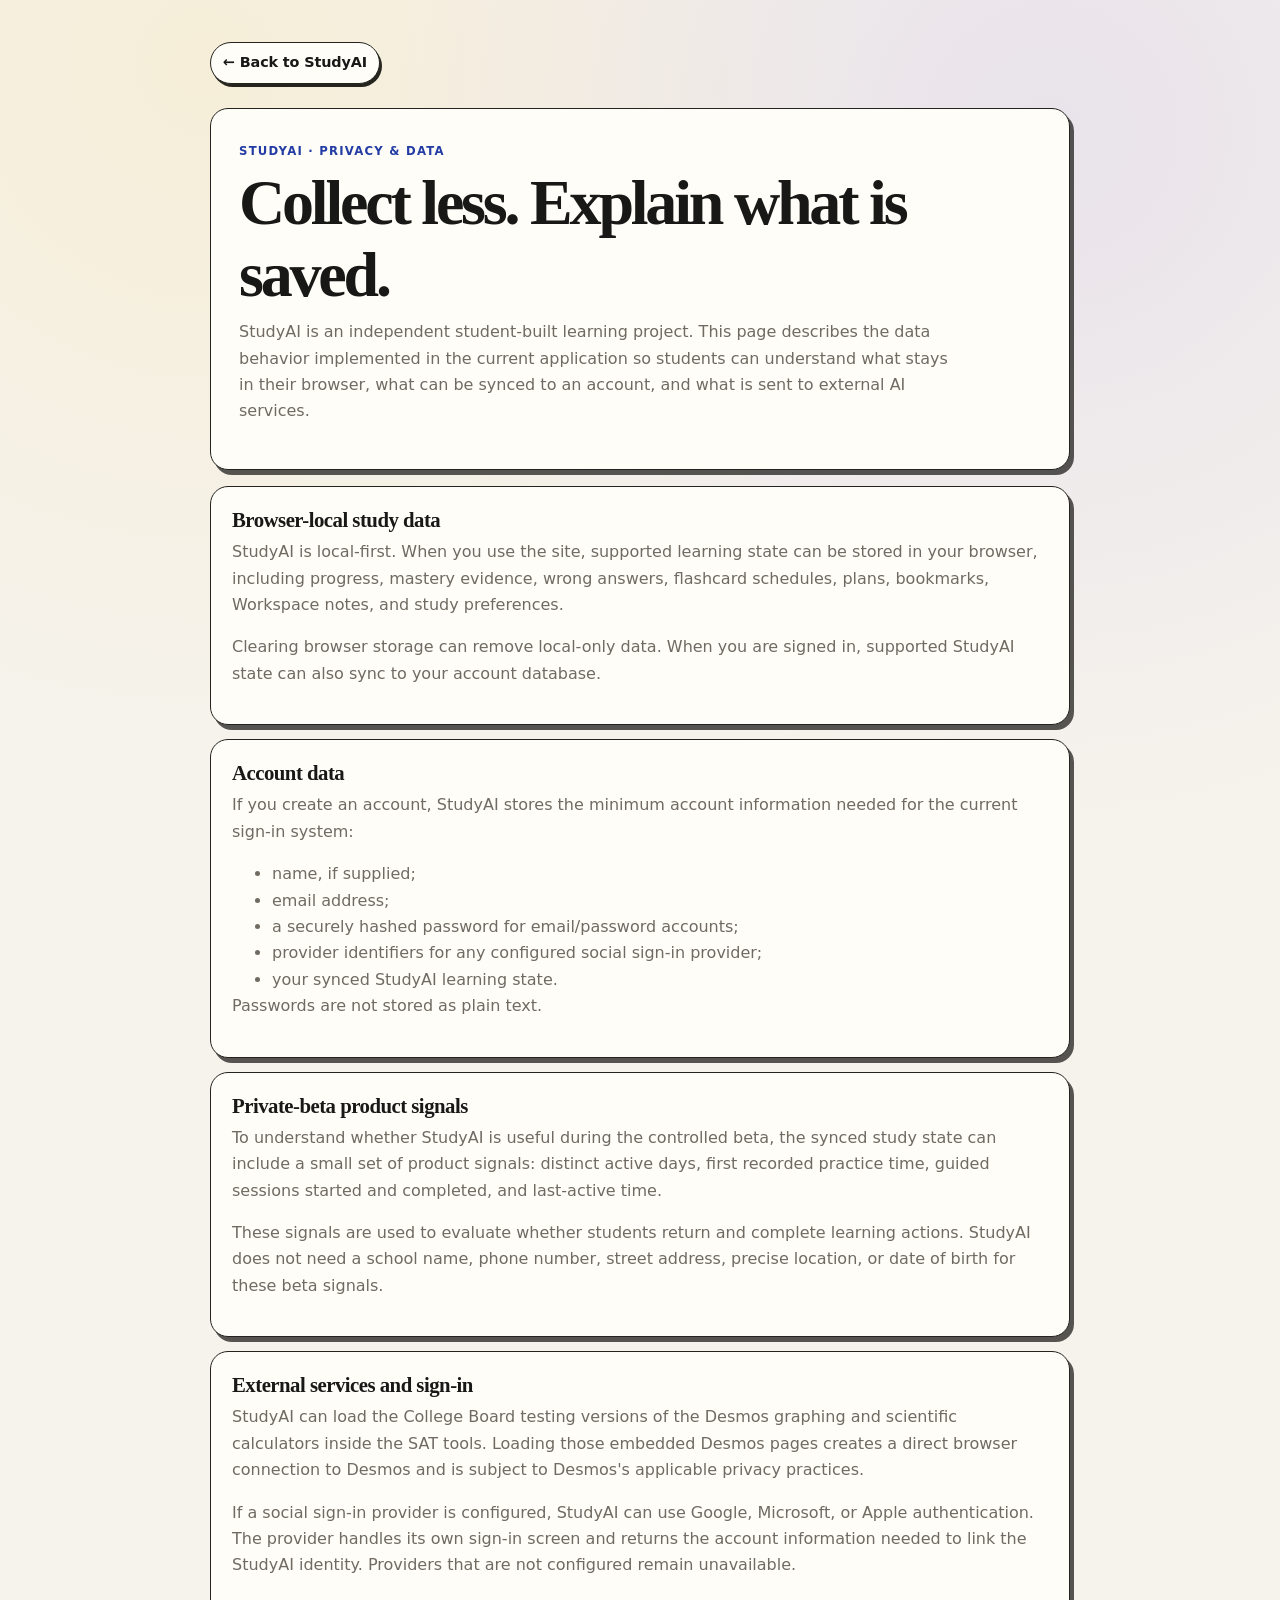
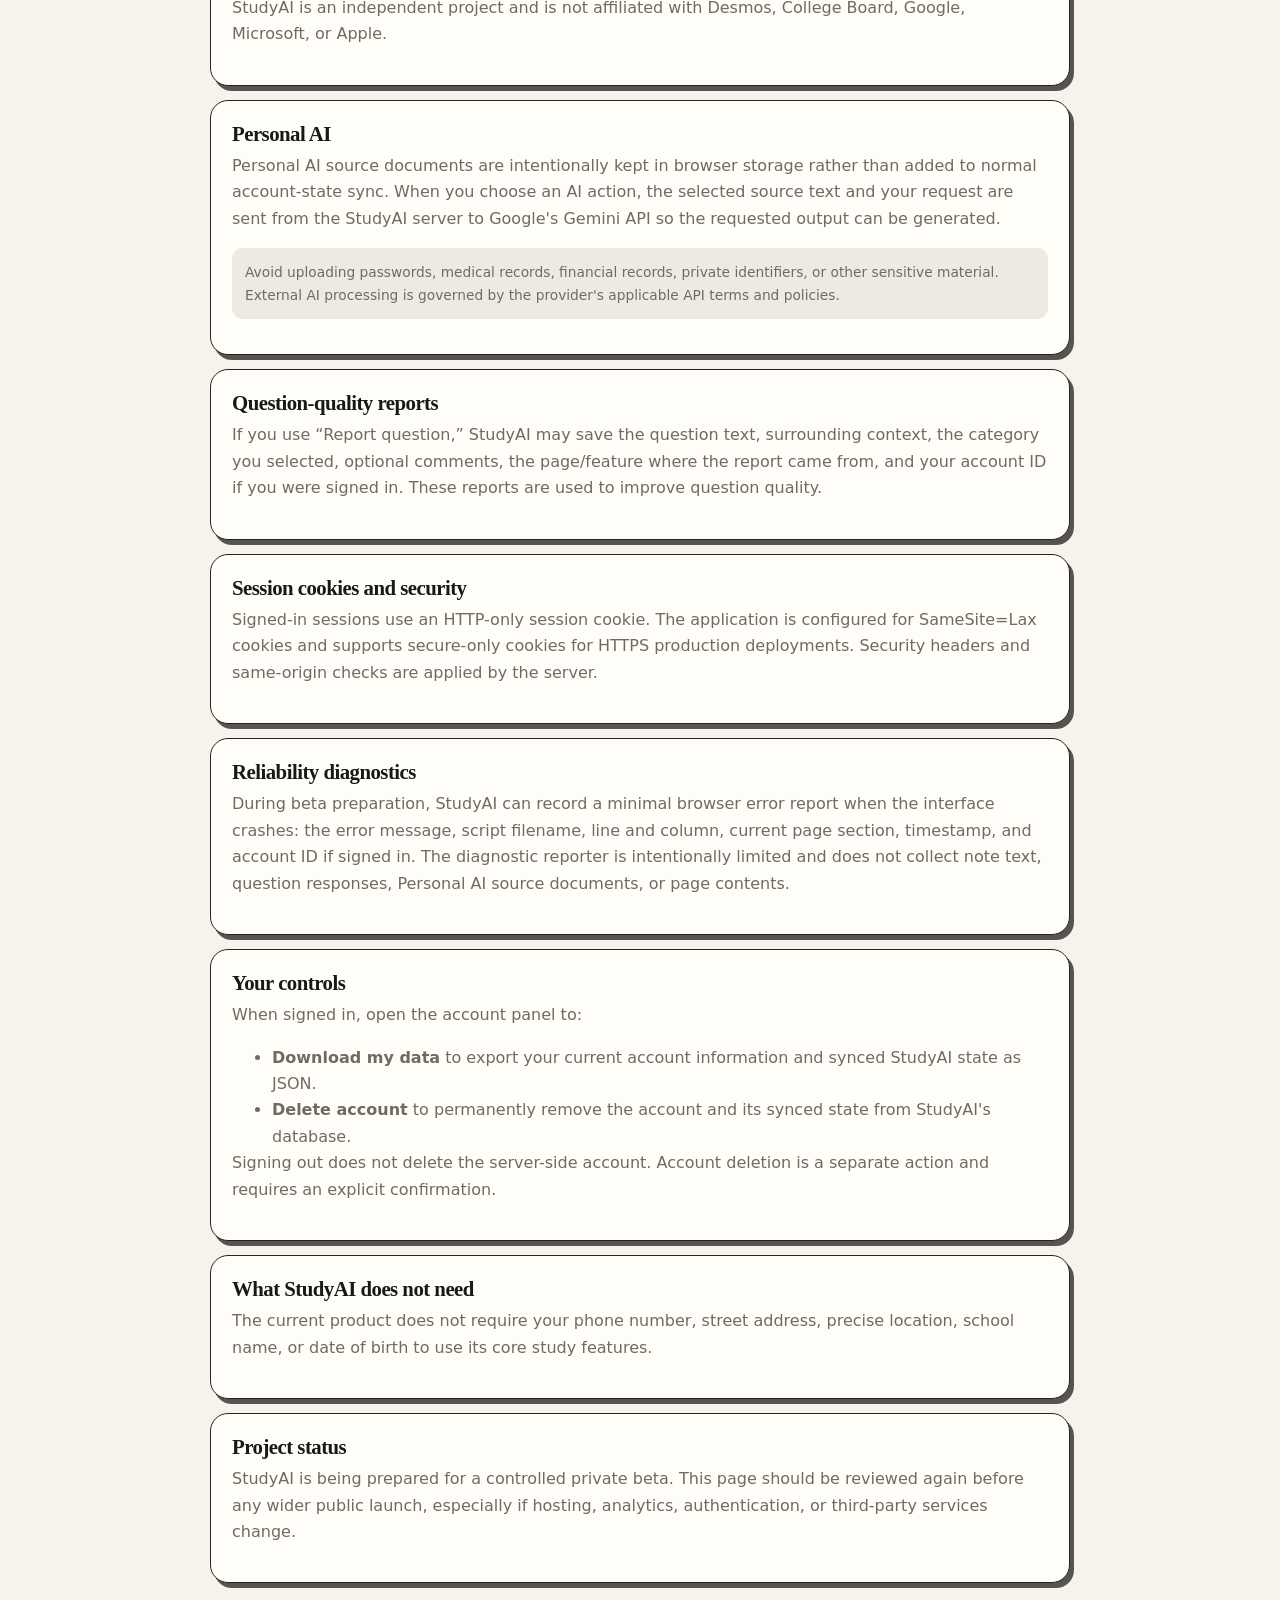
<file: privacy.html>
<!DOCTYPE html>
<html lang="en">
<head>
  <meta charset="UTF-8">
  <meta name="viewport" content="width=device-width,initial-scale=1">
  <title>Privacy & Data · StudyAI</title>
  <script>
    try {
      const savedTheme = JSON.parse(localStorage.getItem('studyai-multicurriculum-v1') || '{}').theme;
      if (savedTheme === 'dark' || savedTheme === 'light') document.documentElement.dataset.theme = savedTheme;
    } catch (_) {}
  </script>
  <link rel="stylesheet" href="style.css">
  <link rel="stylesheet" href="cobalt-theme.css">
  <link rel="stylesheet" href="site-premium.css">
  <style>
    .privacy-page{min-height:100vh;padding:42px 0 80px}
    .privacy-shell{width:min(860px,calc(100% - 32px));margin:auto}
    .privacy-back{display:inline-flex;margin-bottom:24px}
    .privacy-hero,.privacy-card{border:1.5px solid var(--premium-card-border);border-radius:18px;background:var(--surface);box-shadow:4px 5px 0 color-mix(in srgb,var(--ink) 72%,transparent)}
    .privacy-hero{padding:28px;margin-bottom:16px}
    .privacy-hero h1{margin:.25rem 0 .55rem;font-size:clamp(2.3rem,6vw,4rem);letter-spacing:-.05em}
    .privacy-hero p{max-width:720px;color:var(--muted);line-height:1.65}
    .privacy-grid{display:grid;gap:14px}
    .privacy-card{padding:21px}
    .privacy-card h2{margin:0 0 8px;font-size:1.3rem}
    .privacy-card p,.privacy-card li{color:var(--muted);line-height:1.65}
    .privacy-card ul{margin-bottom:0}
    .privacy-note{padding:13px;border-radius:11px;background:var(--surface-2);font-size:.86rem}
  </style>
</head>
<body>
  <main class="privacy-page">
    <div class="privacy-shell">
      <a class="button secondary compact privacy-back" href="/">← Back to StudyAI</a>
      <header class="privacy-hero">
        <span class="small-label">StudyAI · Privacy & Data</span>
        <h1>Collect less. Explain what is saved.</h1>
        <p>StudyAI is an independent student-built learning project. This page describes the data behavior implemented in the current application so students can understand what stays in their browser, what can be synced to an account, and what is sent to external AI services.</p>
      </header>
      <div class="privacy-grid">
        <section class="privacy-card">
          <h2>Browser-local study data</h2>
          <p>StudyAI is local-first. When you use the site, supported learning state can be stored in your browser, including progress, mastery evidence, wrong answers, flashcard schedules, plans, bookmarks, Workspace notes, and study preferences.</p>
          <p>Clearing browser storage can remove local-only data. When you are signed in, supported StudyAI state can also sync to your account database.</p>
        </section>
        <section class="privacy-card">
          <h2>Account data</h2>
          <p>If you create an account, StudyAI stores the minimum account information needed for the current sign-in system:</p>
          <ul>
            <li>name, if supplied;</li>
            <li>email address;</li>
            <li>a securely hashed password for email/password accounts;</li>
            <li>provider identifiers for any configured social sign-in provider;</li>
            <li>your synced StudyAI learning state.</li>
          </ul>
          <p>Passwords are not stored as plain text.</p>
        </section>
        <section class="privacy-card">
          <h2>Private-beta product signals</h2>
          <p>To understand whether StudyAI is useful during the controlled beta, the synced study state can include a small set of product signals: distinct active days, first recorded practice time, guided sessions started and completed, and last-active time.</p>
          <p>These signals are used to evaluate whether students return and complete learning actions. StudyAI does not need a school name, phone number, street address, precise location, or date of birth for these beta signals.</p>
        </section>
        <section class="privacy-card">
          <h2>External services and sign-in</h2>
          <p>StudyAI can load the College Board testing versions of the Desmos graphing and scientific calculators inside the SAT tools. Loading those embedded Desmos pages creates a direct browser connection to Desmos and is subject to Desmos's applicable privacy practices.</p>
          <p>If a social sign-in provider is configured, StudyAI can use Google, Microsoft, or Apple authentication. The provider handles its own sign-in screen and returns the account information needed to link the StudyAI identity. Providers that are not configured remain unavailable.</p>
          <p>StudyAI is an independent project and is not affiliated with Desmos, College Board, Google, Microsoft, or Apple.</p>
        </section>
        <section class="privacy-card">
          <h2>Personal AI</h2>
          <p>Personal AI source documents are intentionally kept in browser storage rather than added to normal account-state sync. When you choose an AI action, the selected source text and your request are sent from the StudyAI server to Google's Gemini API so the requested output can be generated.</p>
          <p class="privacy-note">Avoid uploading passwords, medical records, financial records, private identifiers, or other sensitive material. External AI processing is governed by the provider's applicable API terms and policies.</p>
        </section>
        <section class="privacy-card">
          <h2>Question-quality reports</h2>
          <p>If you use “Report question,” StudyAI may save the question text, surrounding context, the category you selected, optional comments, the page/feature where the report came from, and your account ID if you were signed in. These reports are used to improve question quality.</p>
        </section>
        <section class="privacy-card">
          <h2>Session cookies and security</h2>
          <p>Signed-in sessions use an HTTP-only session cookie. The application is configured for SameSite=Lax cookies and supports secure-only cookies for HTTPS production deployments. Security headers and same-origin checks are applied by the server.</p>
        </section>
        <section class="privacy-card">
          <h2>Reliability diagnostics</h2>
          <p>During beta preparation, StudyAI can record a minimal browser error report when the interface crashes: the error message, script filename, line and column, current page section, timestamp, and account ID if signed in. The diagnostic reporter is intentionally limited and does not collect note text, question responses, Personal AI source documents, or page contents.</p>
        </section>
        <section class="privacy-card">
          <h2>Your controls</h2>
          <p>When signed in, open the account panel to:</p>
          <ul>
            <li><strong>Download my data</strong> to export your current account information and synced StudyAI state as JSON.</li>
            <li><strong>Delete account</strong> to permanently remove the account and its synced state from StudyAI's database.</li>
          </ul>
          <p>Signing out does not delete the server-side account. Account deletion is a separate action and requires an explicit confirmation.</p>
        </section>
        <section class="privacy-card">
          <h2>What StudyAI does not need</h2>
          <p>The current product does not require your phone number, street address, precise location, school name, or date of birth to use its core study features.</p>
        </section>
        <section class="privacy-card">
          <h2>Project status</h2>
          <p>StudyAI is being prepared for a controlled private beta. This page should be reviewed again before any wider public launch, especially if hosting, analytics, authentication, or third-party services change.</p>
        </section>
      </div>
    </div>
  </main>
</body>
</html>
</file>
<file: style.css>
:root{
  --paper:#f4f1e9;--surface:#fffdf8;--surface-2:#ebe8df;--ink:#18302f;--muted:#687571;
  --line:#d8d6ce;--teal:#1b675f;--teal-dark:#124c47;--blue:#315f83;--blue-soft:#e8eef3;
  --teal-soft:#e4eeeb;--danger:#8b4a46;--warning:#8a6a28;--shadow:0 10px 28px rgba(26,50,48,.07);
  --radius:16px;--radius-sm:10px;--sans:Inter,"Segoe UI",system-ui,-apple-system,BlinkMacSystemFont,Arial,sans-serif;
  --serif:Georgia,"Times New Roman",serif;--max:1180px
}
html[data-theme="dark"]{
  --paper:#10181b;--surface:#172125;--surface-2:#1e2a2e;--ink:#edf3f1;--muted:#a9b7b3;
  --line:#324145;--teal:#75b8ae;--teal-dark:#97d0c8;--blue:#8bb1d0;--blue-soft:#1c2d39;
  --teal-soft:#1b302e;--danger:#d49791;--warning:#d5b66a;--shadow:0 12px 30px rgba(0,0,0,.18)
}
*{box-sizing:border-box}
html{scroll-behavior:smooth}
.skip-link{position:fixed;left:12px;top:12px;z-index:9999;transform:translateY(-160%);padding:9px 12px;border-radius:8px;background:var(--ink);color:var(--surface);font-weight:800;box-shadow:var(--shadow)}
.skip-link:focus{transform:translateY(0)}
a:focus-visible,button:focus-visible,[role="button"]:focus-visible,summary:focus-visible{
  outline:3px solid var(--teal);
  outline-offset:3px;
}
body{margin:0;background:var(--paper);color:var(--ink);font-family:var(--sans);line-height:1.65}
body::selection{background:var(--teal-soft)}
h1,h2,h3,h4{font-family:var(--serif);font-weight:600;letter-spacing:-.025em;line-height:1.12;margin-top:0}
p{margin-top:0}
a{color:inherit;text-decoration:none}
button,input,select,textarea{font:inherit}
button{color:inherit}
.shell{width:min(var(--max),calc(100% - 40px));margin-inline:auto}
.hidden{display:none!important}
.muted{color:var(--muted)}
.small-label,.kicker{font-size:.73rem;text-transform:uppercase;letter-spacing:.12em;font-weight:800;color:var(--teal)}
.kicker{margin-bottom:12px}
.topbar{position:sticky;top:0;z-index:50;background:color-mix(in srgb,var(--paper) 92%,transparent);border-bottom:1px solid var(--line);backdrop-filter:blur(14px)}
.topbar-inner{min-height:70px;display:flex;align-items:center;gap:22px}
.brand{display:inline-flex;align-items:center;gap:10px;font-weight:800;white-space:nowrap}
.brand-mark{width:32px;height:32px;display:grid;place-items:center;background:var(--teal);color:#fff;border-radius:9px;font-family:var(--serif);font-size:1.1rem}
.main-nav{display:flex;align-items:center;gap:2px;margin-left:auto}
.main-nav a{padding:8px 10px;color:var(--muted);font-size:.88rem;font-weight:700;border-radius:8px}
.main-nav a:hover{color:var(--ink);background:var(--surface)}
.main-nav a.active,.main-nav a[aria-current="page"]{color:var(--ink);background:var(--surface-strong);box-shadow:inset 0 0 0 1px var(--line)}
main>section[hidden]{display:none!important}
body[data-app-page] main{min-height:calc(100vh - 72px)}
body[data-app-page] .footer{margin-top:0}
.top-actions{display:flex;gap:8px}
.theme-button,.quiet-button,.text-button{border:1px solid var(--line);background:var(--surface);border-radius:9px;padding:8px 11px;cursor:pointer;font-weight:700}
.theme-button{display:flex;align-items:center;gap:7px}
.quiet-button:hover,.theme-button:hover{border-color:var(--teal)}
.text-button{border:none;background:none;color:var(--teal);padding:0}
.mobile-nav-btn{display:none;border:1px solid var(--line);background:var(--surface);border-radius:8px;padding:8px 10px}
.hero{padding:84px 0 64px;border-bottom:1px solid var(--line)}
.hero-grid{display:grid;grid-template-columns:1.35fr .65fr;gap:70px;align-items:center}
.hero h1{font-size:clamp(3rem,6vw,5.7rem);max-width:13ch;margin-bottom:22px}
.hero-deck{font-size:1.14rem;max-width:62ch;color:var(--muted);margin-bottom:28px}
.button-row{display:flex;flex-wrap:wrap;gap:10px}
.button{border:1px solid transparent;border-radius:10px;padding:11px 16px;display:inline-flex;align-items:center;justify-content:center;gap:8px;cursor:pointer;font-weight:800}
.button.primary{background:var(--teal);color:#fff}
.button.primary:hover{background:var(--teal-dark)}
.button.secondary{background:var(--surface);border-color:var(--line);color:var(--ink)}
.button.secondary:hover{border-color:var(--teal)}
.button.ghost{background:transparent;border-color:var(--line)}
.button.compact{padding:8px 12px;font-size:.9rem}
.button.full{width:100%}
.trust-row{display:flex;gap:18px;margin-top:24px;color:var(--muted);font-size:.86rem}
.trust-row span::before{content:"✓";color:var(--teal);font-weight:900;margin-right:6px}
.hero-summary{background:var(--surface);border:1px solid var(--line);border-radius:18px;padding:26px;box-shadow:var(--shadow)}
.summary-head{display:flex;align-items:end;justify-content:space-between;margin-bottom:12px}
.summary-head strong{font-family:var(--serif);font-size:2.2rem}
.rule-progress{height:5px;border-radius:999px;background:var(--surface-2);overflow:hidden}
.rule-progress span{display:block;height:100%;width:0;background:var(--teal)}
.summary-list{margin:24px 0 16px}
.summary-list div{display:flex;justify-content:space-between;padding:10px 0;border-bottom:1px solid var(--line)}
.summary-list dt{color:var(--muted)}
.summary-list dd{margin:0;font-weight:800}
.summary-note{color:var(--muted);font-size:.9rem;margin:0}
.feature-strip{border-bottom:1px solid var(--line);background:var(--surface)}
.feature-strip-grid{display:grid;grid-template-columns:repeat(4,1fr)}
.feature-strip-grid a{padding:26px 24px;border-right:1px solid var(--line)}
.feature-strip-grid a:first-child{border-left:1px solid var(--line)}
.feature-strip-grid span{color:var(--teal);font-size:.75rem;font-weight:800}
.feature-strip-grid strong{display:block;font-family:var(--serif);font-size:1.12rem;margin:7px 0 4px}
.feature-strip-grid p{font-size:.87rem;color:var(--muted);margin:0}
.section{padding:88px 0;border-bottom:1px solid var(--line)}
.section.paper{background:var(--surface)}
.section-head{margin-bottom:34px;max-width:780px}
.section-head.split{max-width:none;display:flex;justify-content:space-between;gap:40px;align-items:end}
.section-head h2{font-size:clamp(2.2rem,4vw,3.7rem);margin-bottom:14px}
.section-head p:not(.kicker){color:var(--muted);max-width:70ch}
.search-box{min-width:min(440px,100%)}
.search-box label{display:block;font-size:.78rem;font-weight:800;margin-bottom:7px}
.search-box>div{display:flex}
.search-box input{flex:1;border:1px solid var(--line);background:var(--surface);color:var(--ink);border-radius:9px 0 0 9px;padding:11px 13px;min-width:0}
.search-box .button{border-radius:0 9px 9px 0}
.search-results{background:var(--surface);border:1px solid var(--line);border-radius:12px;padding:12px;margin-bottom:24px;max-height:360px;overflow:auto}
.search-result{width:100%;border:0;background:transparent;text-align:left;padding:12px;border-bottom:1px solid var(--line);cursor:pointer}
.search-result:last-child{border-bottom:0}
.search-result strong{display:block}
.search-result small{color:var(--muted)}
.curriculum-controls,.sat-filter-row,.setup-grid{display:grid;grid-template-columns:repeat(3,1fr);gap:12px;margin-bottom:14px}
.curriculum-controls label,.sat-filter-row label,.setup-grid label,.planner-form label,.listen-controls label{font-size:.76rem;text-transform:uppercase;letter-spacing:.07em;font-weight:800;color:var(--muted)}
select,input,textarea{width:100%;border:1px solid var(--line);background:var(--surface);color:var(--ink);border-radius:9px;padding:10px 12px;outline:none}
select:focus,input:focus,textarea:focus{border-color:var(--teal);box-shadow:0 0 0 2px color-mix(in srgb,var(--teal) 13%,transparent)}
.curriculum-controls select,.sat-filter-row select,.setup-grid select{display:block;margin-top:5px}
.curriculum-notice,.sat-disclaimer{padding:12px 14px;border:1px solid var(--line);background:var(--teal-soft);color:var(--muted);border-radius:10px;font-size:.88rem;margin-bottom:22px}
.reader-layout{display:grid;grid-template-columns:270px minmax(0,1fr);gap:22px;align-items:start}
.chapter-rail{position:sticky;top:92px;max-height:calc(100vh - 112px);overflow:auto;border:1px solid var(--line);background:var(--surface);border-radius:12px}
.rail-head{display:flex;justify-content:space-between;align-items:center;padding:14px;border-bottom:1px solid var(--line)}
.rail-head strong{display:block;font-family:var(--serif);font-size:1.4rem}
.chapter-list{padding:7px}
.chapter-item{display:block;width:100%;border:0;background:transparent;color:var(--muted);text-align:left;padding:10px 10px;border-radius:8px;cursor:pointer;font-size:.91rem}
.chapter-item:hover{background:var(--surface-2);color:var(--ink)}
.chapter-item.active{background:var(--teal-soft);color:var(--teal-dark);font-weight:800}
.reader{min-width:0}
.reader-empty,.reader-view{background:var(--surface);border:1px solid var(--line);border-radius:14px;padding:clamp(28px,5vw,58px)}
.reader-empty{min-height:420px;display:grid;align-content:center;text-align:center}
.reader-empty .folio{color:var(--teal);font-family:var(--serif)}
.reader-empty h3{font-size:2rem;margin:12px 0}
.reader-empty p{color:var(--muted)}
.article-head{display:grid;grid-template-columns:1fr auto;gap:28px;padding-bottom:28px;border-bottom:1px solid var(--line)}
.article-head h2{font-size:clamp(2.4rem,5vw,4.7rem);margin-bottom:18px}
.article-intro{font-size:1.05rem;color:var(--muted);max-width:74ch}
.article-actions{display:flex;gap:7px;align-items:start;flex-wrap:wrap;justify-content:flex-end}
.article-tabs{display:flex;gap:2px;border-bottom:1px solid var(--line);margin:0 -4px 30px;padding-top:18px;overflow:auto}
.article-tabs button{border:0;background:transparent;padding:11px 12px;cursor:pointer;color:var(--muted);font-weight:800;white-space:nowrap;border-bottom:2px solid transparent}
.article-tabs button.active{color:var(--teal);border-color:var(--teal)}
.note-prose{max-width:800px}
.note-section{padding:28px 0;border-bottom:1px solid var(--line)}
.note-section:last-child{border-bottom:0}
.note-section h3{font-size:1.75rem;margin-bottom:14px}
.note-section h4{font-size:1.25rem;margin:22px 0 9px}
.note-section p,.note-section li{color:color-mix(in srgb,var(--ink) 82%,var(--muted));}
.note-section ul,.note-section ol{padding-left:22px}
.note-section li{margin-bottom:8px}
.concept-grid{display:grid;grid-template-columns:repeat(2,1fr);gap:12px;margin-top:16px}
.concept-card{border:1px solid var(--line);border-radius:10px;padding:16px;background:color-mix(in srgb,var(--surface) 82%,var(--paper))}
.concept-card strong{display:block;font-family:var(--serif);font-size:1.06rem;margin-bottom:6px}
.formula-list{display:grid;gap:8px}
.formula{font-family:"Cambria Math",Georgia,serif;font-size:1.08rem;padding:12px 14px;border-left:3px solid var(--blue);background:var(--blue-soft);border-radius:0 8px 8px 0}
.exam-box,.worked-box,.mistake-box,.self-check-box{border:1px solid var(--line);border-radius:10px;padding:18px;margin-top:16px}
.exam-box{background:var(--teal-soft)}
.worked-box{background:var(--blue-soft)}
.mistake-box{background:color-mix(in srgb,var(--surface) 85%,#f2dfd9)}
.self-check-box{background:var(--surface-2)}
.personal-note-wrap{max-width:820px}
.personal-note-head{display:flex;justify-content:space-between;align-items:end;margin-bottom:14px}
.personal-note-editor,#personal-note-editor{min-height:420px;resize:vertical;line-height:1.7}
.listen-card{display:flex;justify-content:space-between;gap:30px;align-items:center;background:var(--surface-2);border:1px solid var(--line);border-radius:12px;padding:24px}
.listen-controls{display:flex;align-items:end;gap:8px;flex-wrap:wrap}
.listen-controls select{margin-top:5px}
.quick-review{display:grid;grid-template-columns:repeat(2,1fr);gap:12px}
.quick-card{border:1px solid var(--line);border-radius:10px;padding:18px}
.quick-card h3{font-size:1.2rem}
.article-footer{display:flex;gap:9px;flex-wrap:wrap;padding-top:28px;border-top:1px solid var(--line);margin-top:28px}
.sat-score-card{border-left:1px solid var(--line);padding-left:28px;min-width:220px}
.sat-score-card strong{display:block;font-family:var(--serif);font-size:3rem}
.sat-score-card p{margin:0!important;font-size:.88rem}
.sat-layout{display:grid;grid-template-columns:220px 1fr;gap:24px}
.sat-sidebar{border-right:1px solid var(--line);padding-right:20px}
.segmented.vertical{display:grid;gap:5px;margin-bottom:18px}
.segmented button{border:1px solid var(--line);background:var(--surface);padding:11px;text-align:left;border-radius:9px;cursor:pointer;font-weight:800}
.segmented button.active{background:var(--teal);color:#fff;border-color:var(--teal)}
.sat-mode-buttons{display:grid;gap:8px}
.sat-filter-row{grid-template-columns:repeat(4,1fr)}
.sat-domain-cards{display:grid;grid-template-columns:repeat(2,1fr);gap:12px}
.sat-domain-card{border:1px solid var(--line);background:var(--paper);border-radius:11px;padding:17px;cursor:pointer}
.sat-domain-card:hover{border-color:var(--teal)}
.sat-domain-card .domain-top{display:flex;justify-content:space-between;gap:10px}
.sat-domain-card strong{font-family:var(--serif);font-size:1.1rem}
.mastery-bar{height:5px;background:var(--surface-2);margin-top:12px;border-radius:999px;overflow:hidden}
.mastery-bar span{display:block;height:100%;background:var(--blue)}
.sat-runner,.quiz-runner,.quiz-result{margin-top:18px;border:1px solid var(--line);border-radius:12px;padding:24px;background:var(--paper)}
.runner-top{display:flex;justify-content:space-between;gap:16px;align-items:center;margin-bottom:22px}
.runner-meta{color:var(--muted);font-size:.86rem}
.question-stem{font-family:var(--serif);font-size:1.25rem;line-height:1.5;margin-bottom:18px;white-space:pre-line}
.question-passage{padding:18px;border-left:3px solid var(--line);background:var(--surface);margin-bottom:18px;color:var(--ink)}
.options{display:grid;gap:9px}
.option-btn{border:1px solid var(--line);background:var(--surface);border-radius:9px;text-align:left;padding:12px;cursor:pointer}
.option-btn:hover:not(:disabled){border-color:var(--teal)}
.option-btn.correct{border-color:var(--teal);background:var(--teal-soft)}
.option-btn.wrong{border-color:var(--danger);background:color-mix(in srgb,var(--surface) 84%,#eed8d3)}
.explanation{margin-top:18px;border-top:1px solid var(--line);padding-top:17px}
.hint-box{padding:12px;background:var(--blue-soft);border-radius:8px;margin:12px 0;color:var(--muted)}
.runner-actions{display:flex;gap:8px;justify-content:space-between;flex-wrap:wrap;margin-top:18px}
.workspace-grid{display:grid;grid-template-columns:280px 1fr;gap:20px}
.workspace-sidebar,.workspace-editor-card,.folder-row,.dashboard-card,.tool-card,.practice-shell{border:1px solid var(--line);background:var(--surface);border-radius:12px}
.workspace-sidebar{padding:14px}
.workspace-filter{display:grid;gap:8px;margin:12px 0}
.workspace-list{max-height:470px;overflow:auto}
.workspace-list button{width:100%;border:0;border-top:1px solid var(--line);background:transparent;text-align:left;padding:12px 5px;cursor:pointer}
.workspace-list button.active{color:var(--teal)}
.workspace-list small{display:block;color:var(--muted)}
.workspace-editor-card{padding:20px}
.workspace-editor-top{display:grid;gap:10px;margin-bottom:10px}
.title-input{font-family:var(--serif);font-size:1.7rem;font-weight:700}
.editor-meta{display:grid;grid-template-columns:180px 1fr;gap:8px}
.workspace-editor{min-height:360px;resize:vertical;line-height:1.65}
.editor-toolbar{display:flex;gap:8px;flex-wrap:wrap;margin-top:10px}
.file-button{display:inline-flex;align-items:center;justify-content:center;padding:9px 13px;border:1px solid var(--line);border-radius:9px;background:var(--surface);font-weight:800;cursor:pointer}
.file-button input{display:none}
.folder-row{margin-top:20px;padding:18px;display:grid;grid-template-columns:1fr auto;gap:16px}
.folder-actions{display:flex;gap:7px}
.folder-chips{grid-column:1/-1;display:flex;gap:7px;flex-wrap:wrap}
.folder-chip{padding:7px 10px;border:1px solid var(--line);border-radius:999px;background:var(--paper);font-size:.85rem}
.flashcard-stats{display:flex;gap:8px}
.flashcard-stats span{border-left:1px solid var(--line);padding-left:18px;color:var(--muted)}
.flashcard-stats strong{display:block;font-family:var(--serif);font-size:1.8rem;color:var(--ink)}
.deck-toolbar{display:flex;gap:8px;max-width:620px;margin-bottom:18px}
.flashcard-stage{max-width:820px;margin:auto;perspective:1400px}
.flashcard{width:100%;min-height:360px;border:0;border-radius:14px;background:transparent;padding:0;cursor:pointer;text-align:left;position:relative;perspective:1400px;-webkit-tap-highlight-color:transparent}
.flashcard-inner{position:relative;display:block;width:100%;min-height:360px;transform-style:preserve-3d;transition:transform 680ms cubic-bezier(.2,.78,.2,1);will-change:transform}
.flashcard.flipped .flashcard-inner{transform:rotateY(180deg)}
.flashcard-face{position:absolute;inset:0;display:flex;flex-direction:column;border:1px solid var(--line);border-radius:14px;background:var(--surface);padding:40px;box-shadow:var(--shadow);backface-visibility:hidden;-webkit-backface-visibility:hidden;overflow:hidden}
.flashcard-front-face{transform:rotateY(0deg)}
.flashcard-back-face{transform:rotateY(180deg);background:color-mix(in srgb,var(--surface) 94%,var(--teal-soft))}
.flashcard:hover .flashcard-face{border-color:color-mix(in srgb,var(--line) 55%,var(--teal))}
.flashcard:focus-visible{outline:none}
.flashcard:focus-visible .flashcard-face{outline:3px solid color-mix(in srgb,var(--teal) 45%,transparent);outline-offset:4px}
.card-label{font-size:.75rem;text-transform:uppercase;letter-spacing:.1em;color:var(--teal);font-weight:800}
.card-main,.card-back{display:block;font-family:var(--serif);font-size:clamp(1.7rem,4vw,2.6rem);line-height:1.35;margin-top:28px;padding-bottom:54px}
.card-hint{position:absolute;left:40px;bottom:22px;color:var(--muted);font-size:.82rem}
.flashcard.flipped .flashcard-back-face{box-shadow:0 18px 46px rgba(12,35,42,.12)}
.flashcard-controls{display:flex;justify-content:center;gap:8px;flex-wrap:wrap;margin-top:18px}
.practice-shell{padding:22px}
.setup-grid{grid-template-columns:repeat(5,1fr)}
.metric-grid{display:grid;grid-template-columns:repeat(4,1fr);border:1px solid var(--line);border-radius:12px;background:var(--surface);overflow:hidden;margin-bottom:20px}
.metric-grid article{padding:20px;border-right:1px solid var(--line)}
.metric-grid article:last-child{border-right:0}
.metric-grid span,.metric-grid small{display:block;color:var(--muted)}
.metric-grid strong{font-family:var(--serif);font-size:2.5rem;display:block;margin:4px 0}
.dashboard-grid{display:grid;grid-template-columns:2fr 1fr 1fr;gap:14px}
.dashboard-card{padding:20px}
.card-head{display:flex;justify-content:space-between;align-items:start;margin-bottom:16px}
.card-head h3{margin:4px 0 0}
.progress-row{margin-bottom:13px}
.progress-row-top{display:flex;justify-content:space-between;font-size:.88rem}
.compact-list{display:grid;gap:6px}
.compact-list button{border:0;background:var(--paper);border-radius:7px;text-align:left;padding:9px;cursor:pointer}
.planner-grid{display:grid;grid-template-columns:280px 1fr;gap:18px}
.planner-form{display:grid;gap:13px;align-content:start}
.planner-form input,.planner-form select{margin-top:5px}
.plan-day{padding:12px 0;border-bottom:1px solid var(--line)}
.plan-day:last-child{border-bottom:0}
.plan-day strong{font-family:var(--serif)}
.tutor-grid{display:grid;grid-template-columns:.8fr 1.2fr;gap:18px}
.tutor-input,.tutor-answer{border:1px solid var(--line);background:var(--surface);border-radius:12px;padding:20px}
.tutor-input textarea{margin-bottom:10px}
.tutor-match{padding:13px 0;border-bottom:1px solid var(--line)}
.tutor-match:last-child{border-bottom:0}
.tools-grid{display:grid;grid-template-columns:repeat(4,1fr);gap:12px}
.tool-card{padding:20px}
.tool-card h3{margin:6px 0 10px;font-size:1.5rem}
.tool-card p{color:var(--muted);font-size:.9rem}
.room-controls{display:flex;gap:6px}
.footer{padding:55px 0;background:var(--surface);border-top:1px solid var(--line)}
.footer-grid{display:grid;grid-template-columns:2fr repeat(3,1fr);gap:30px}
.footer-grid p{color:var(--muted);max-width:48ch;font-size:.87rem;margin-top:14px}
.footer-grid>div:not(:first-child){display:grid;align-content:start;gap:8px}
.footer-grid a:not(.brand),.footer-grid button{font-size:.88rem;color:var(--muted);text-align:left}
.toast{position:fixed;right:20px;bottom:20px;background:var(--ink);color:var(--paper);padding:11px 15px;border-radius:9px;opacity:0;transform:translateY(10px);pointer-events:none;transition:.2s;z-index:100}
.toast.show{opacity:1;transform:none}
.command-dialog{border:1px solid var(--line);background:var(--surface);color:var(--ink);border-radius:14px;padding:0;min-width:min(480px,calc(100vw - 30px));box-shadow:0 24px 70px rgba(0,0,0,.2)}
.command-dialog::backdrop{background:rgba(10,20,20,.42)}
.command-dialog form{padding:12px}
.command-head{display:flex;justify-content:space-between;align-items:center;padding:8px 8px 14px}
.command-dialog form>button[data-jump]{width:100%;display:flex;justify-content:space-between;border:0;background:transparent;border-top:1px solid var(--line);padding:13px 8px;cursor:pointer;text-align:left}
.command-dialog form>button[data-jump]:hover{background:var(--surface-2)}
@media(max-width:1000px){
  .main-nav{display:none;position:absolute;left:20px;right:20px;top:64px;background:var(--surface);border:1px solid var(--line);border-radius:12px;padding:10px;box-shadow:var(--shadow);flex-wrap:wrap}
  .main-nav.open{display:flex}.mobile-nav-btn{display:block;margin-left:auto}.top-actions{margin-left:0}
  .hero-grid{grid-template-columns:1fr;gap:35px}.hero h1{max-width:17ch}.feature-strip-grid{grid-template-columns:repeat(2,1fr)}
  .reader-layout{grid-template-columns:220px 1fr}.sat-layout{grid-template-columns:1fr}.sat-sidebar{border-right:0;border-bottom:1px solid var(--line);padding:0 0 18px}
  .segmented.vertical{grid-template-columns:1fr 1fr}.sat-mode-buttons{grid-template-columns:repeat(3,1fr)}
  .workspace-grid{grid-template-columns:1fr}.workspace-list{max-height:220px}.dashboard-grid{grid-template-columns:1fr 1fr}.dashboard-card.wide{grid-column:1/-1}
  .tools-grid{grid-template-columns:repeat(2,1fr)}.footer-grid{grid-template-columns:2fr 1fr 1fr}.footer-grid>div:last-child{grid-column:2}
}
@media(max-width:760px){
  .shell{width:min(var(--max),calc(100% - 24px))}.topbar-inner{gap:8px}.theme-button span:last-child{display:none}
  .hero{padding:56px 0 44px}.hero h1{font-size:clamp(2.55rem,13vw,4.2rem)}.section{padding:62px 0}
  .feature-strip-grid{grid-template-columns:1fr}.feature-strip-grid a{border-left:1px solid var(--line);border-bottom:1px solid var(--line)}
  .section-head.split{display:block}.section-head.split>*+*{margin-top:22px}.search-box{min-width:0}
  .curriculum-controls,.sat-filter-row,.setup-grid{grid-template-columns:1fr}.reader-layout{grid-template-columns:1fr}
  .chapter-rail{position:static;max-height:300px}.article-head{grid-template-columns:1fr}.article-actions{justify-content:flex-start}
  .reader-empty,.reader-view{padding:24px 18px}.concept-grid,.quick-review,.sat-domain-cards{grid-template-columns:1fr}
  .listen-card{display:block}.listen-controls{margin-top:18px}.sat-score-card{border-left:0;border-top:1px solid var(--line);padding:18px 0 0}
  .sat-mode-buttons{grid-template-columns:1fr}.editor-meta{grid-template-columns:1fr}.folder-row{grid-template-columns:1fr}.folder-actions{grid-column:1}.folder-chips{grid-column:1}
  .metric-grid{grid-template-columns:1fr 1fr}.metric-grid article:nth-child(2){border-right:0}.metric-grid article{border-bottom:1px solid var(--line)}
  .dashboard-grid,.planner-grid,.tutor-grid{grid-template-columns:1fr}.tools-grid{grid-template-columns:1fr}.footer-grid{grid-template-columns:1fr}.footer-grid>div:last-child{grid-column:auto}
  .trust-row{flex-direction:column;gap:5px}.deck-toolbar{flex-wrap:wrap}.flashcard{min-height:310px;padding:28px}
}
@media(prefers-reduced-motion:reduce){html{scroll-behavior:auto}*{transition:none!important}}

/* =========================================================
   Premium motion + account system
   ========================================================= */
:root{
  --ease-premium:cubic-bezier(.22,1,.36,1);
  --ease-soft:cubic-bezier(.4,0,.2,1);
  --ease-spring:cubic-bezier(.34,1.56,.64,1);
  --motion-fast:160ms;
  --motion:320ms;
  --motion-slow:620ms;
}

body{transition:background-color var(--motion) var(--ease-soft),color var(--motion) var(--ease-soft)}
.topbar,.hero-summary,.feature-strip,.section.paper,.reader-empty,.reader-view,.chapter-rail,.workspace-sidebar,.workspace-editor-card,.folder-row,.dashboard-card,.tool-card,.practice-shell,.flashcard,.sat-runner,.quiz-runner,.quiz-result,.tutor-input,.tutor-answer,.command-dialog,.auth-dialog{
  transition:background-color var(--motion) var(--ease-soft),border-color var(--motion) var(--ease-soft),box-shadow var(--motion) var(--ease-soft),color var(--motion) var(--ease-soft),transform var(--motion) var(--ease-premium),opacity var(--motion) var(--ease-premium);
}

.button,.quiet-button,.theme-button,.text-button,.account-button,.main-nav a,.chapter-item,.article-tabs button,.option-btn,.social-auth,.segmented button,.sat-domain-card,.compact-list button,.workspace-list button,.file-button{
  transition:transform var(--motion-fast) var(--ease-premium),background-color var(--motion) var(--ease-soft),border-color var(--motion) var(--ease-soft),color var(--motion) var(--ease-soft),box-shadow var(--motion) var(--ease-premium),opacity var(--motion-fast) var(--ease-soft);
  -webkit-tap-highlight-color:transparent;
}
.button:hover,.quiet-button:hover,.theme-button:hover,.account-button:hover,.social-auth:hover,.sat-domain-card:hover,.file-button:hover{transform:translateY(-1px)}
.button:active,.quiet-button:active,.theme-button:active,.account-button:active,.social-auth:active,.option-btn:active,.chapter-item:active{transform:scale(.975)}

.hero-copy>*{animation:premium-rise .72s var(--ease-premium) both}
.hero-copy>*:nth-child(2){animation-delay:50ms}.hero-copy>*:nth-child(3){animation-delay:100ms}.hero-copy>*:nth-child(4){animation-delay:150ms}.hero-copy>*:nth-child(5){animation-delay:200ms}
.hero-summary{animation:premium-rise .82s .12s var(--ease-premium) both}
@keyframes premium-rise{from{opacity:0;transform:translateY(18px) scale(.995)}to{opacity:1;transform:none}}

.motion-reveal{opacity:0;transform:translateY(18px)}
.motion-reveal.motion-in{opacity:1;transform:none;transition:opacity .68s var(--ease-premium),transform .68s var(--ease-premium)}
.content-enter{animation:content-enter .46s var(--ease-premium)}
@keyframes content-enter{from{opacity:.2;transform:translateY(10px)}to{opacity:1;transform:none}}

/* View transition used by modern browsers for theme changes. */
::view-transition-old(root),::view-transition-new(root){animation-duration:.34s;animation-timing-function:var(--ease-soft)}

.account-button{border:1px solid var(--line);background:var(--surface);border-radius:999px;padding:5px 10px 5px 5px;cursor:pointer;font-weight:800;display:flex;align-items:center;gap:8px;white-space:nowrap}
.account-avatar{width:28px;height:28px;border-radius:50%;display:grid;place-items:center;background:var(--teal-soft);color:var(--teal-dark);font-family:var(--serif);font-weight:800;text-transform:uppercase}
.account-avatar.large{width:54px;height:54px;font-size:1.35rem;background:var(--teal);color:#fff}

.auth-dialog{border:1px solid var(--line);background:var(--surface);color:var(--ink);border-radius:20px;padding:0;width:min(500px,calc(100vw - 26px));box-shadow:0 28px 90px rgba(0,0,0,.22);overflow:visible}
.auth-dialog::backdrop{background:rgba(9,17,18,.42);backdrop-filter:blur(8px);transition:opacity var(--motion) var(--ease-soft)}
.auth-dialog[open]{animation:dialog-in .42s var(--ease-premium)}
@keyframes dialog-in{from{opacity:0;transform:translateY(18px) scale(.97)}to{opacity:1;transform:none}}
@starting-style{.auth-dialog[open],.command-dialog[open]{opacity:0;transform:translateY(16px) scale(.975)}}
.auth-shell{padding:28px;position:relative}
.auth-close{position:absolute;right:18px;top:18px;font-size:.82rem}
.auth-brand{display:flex;gap:12px;align-items:center;padding-right:80px;margin-bottom:26px}
.auth-brand strong{display:block;font-family:var(--serif);font-size:1.35rem}
.auth-brand span:last-child{display:block;color:var(--muted);font-size:.86rem;margin-top:2px}
.auth-tabs{display:grid;grid-template-columns:1fr 1fr;border-bottom:1px solid var(--line);margin-bottom:22px}
.auth-tabs button{border:0;background:transparent;padding:10px 6px;color:var(--muted);font-weight:800;cursor:pointer;border-bottom:2px solid transparent;margin-bottom:-1px;transition:color var(--motion) var(--ease-soft),border-color var(--motion) var(--ease-soft)}
.auth-tabs button.active{color:var(--teal);border-color:var(--teal)}
.auth-form{display:grid;gap:13px}
.auth-form label{font-size:.78rem;font-weight:800;color:var(--muted)}
.auth-form input{display:block;margin-top:6px;padding:12px 13px}
.password-shell{position:relative;display:block;margin-top:6px;isolation:isolate}
.password-shell #auth-password{margin-top:0;padding-right:96px;width:100%;transition:letter-spacing .28s var(--ease-premium),color .28s var(--ease-soft),background-color .28s var(--ease-soft)}
.password-toggle{position:absolute;right:7px;top:50%;transform:translateY(-50%);z-index:4;display:flex;align-items:center;gap:7px;border:0;background:transparent;color:var(--teal);font:inherit;font-size:.76rem;font-weight:800;padding:7px 8px;border-radius:8px;cursor:pointer;transition:background-color var(--motion-fast) var(--ease-soft),transform var(--motion-fast) var(--ease-premium),color var(--motion-fast) var(--ease-soft)}
.password-toggle:hover{background:var(--teal-soft)}
.password-toggle:active{transform:translateY(-50%) scale(.96)}
.password-toggle-mark{width:14px;height:10px;border:1.6px solid currentColor;border-radius:50% 50% 48% 48% / 62% 62% 38% 38%;position:relative;display:inline-block}
.password-toggle-mark::after{content:"";position:absolute;width:4px;height:4px;border-radius:50%;background:currentColor;left:50%;top:50%;transform:translate(-50%,-50%);transition:transform .28s var(--ease-premium),opacity .28s var(--ease-soft)}
.password-shell.password-revealed .password-toggle-mark::after{transform:translate(-50%,-50%) scale(.35);opacity:.45}
.password-dust{position:absolute;left:12px;right:96px;top:0;bottom:0;z-index:3;pointer-events:none;overflow:visible}
.password-dust i{position:absolute;left:var(--x);top:50%;width:var(--s);height:var(--s);margin-left:-2px;margin-top:-2px;border-radius:50%;background:color-mix(in srgb,var(--ink) 72%,var(--teal));opacity:0;filter:blur(.1px)}
.password-shell.dusting .password-dust i{animation:password-dust-away var(--d) var(--ease-premium) forwards;animation-delay:var(--delay)}
.password-shell.password-revealed #auth-password{animation:password-text-arrive .34s var(--ease-premium)}
.password-shell.concealing #auth-password{animation:password-text-conceal .24s var(--ease-soft)}
@keyframes password-dust-away{0%{opacity:.85;transform:translate(0,0) scale(1)}35%{opacity:.95}100%{opacity:0;transform:translate(var(--dx),var(--dy)) scale(.25)}}
@keyframes password-text-arrive{0%{opacity:.15;letter-spacing:.12em;filter:blur(3px)}100%{opacity:1;letter-spacing:normal;filter:blur(0)}}
@keyframes password-text-conceal{0%{opacity:.6}100%{opacity:1}}
.auth-submit{margin-top:4px}
.auth-error{margin:0;padding:10px 12px;border-radius:9px;background:color-mix(in srgb,var(--surface) 82%,#f0d8d4);color:var(--danger);font-size:.88rem}
.auth-divider{display:flex;align-items:center;gap:12px;margin:22px 0;color:var(--muted);font-size:.75rem;text-transform:uppercase;letter-spacing:.08em;font-weight:800}
.auth-divider::before,.auth-divider::after{content:"";height:1px;background:var(--line);flex:1}
.social-auth-grid{display:grid;grid-template-columns:repeat(3,1fr);gap:8px}
.social-auth{min-height:76px;border:1px solid var(--line);background:var(--paper);border-radius:12px;padding:10px;cursor:pointer;display:grid;place-items:center;align-content:center;gap:3px;font-weight:800}
.social-auth>span:first-child{font-family:var(--sans);font-size:1.18rem;line-height:1}
.social-auth small{font-size:.68rem;font-weight:700;color:var(--muted);min-height:1em}
.social-auth.unavailable{opacity:.52}
.provider-apple{font-size:.9rem!important}
.provider-ms{color:var(--blue)}
.provider-g{color:var(--teal)}
.auth-note{color:var(--muted);font-size:.8rem;text-align:center;margin:18px 16px 0}
.account-panel{display:grid;gap:18px}
.account-hero{display:flex;align-items:center;gap:14px;padding:18px;border:1px solid var(--line);border-radius:14px;background:var(--paper)}
.account-hero h3{margin:3px 0 2px;font-size:1.5rem}
.account-hero p{margin:0;color:var(--muted);font-size:.9rem}
.sync-card{display:flex;justify-content:space-between;gap:16px;align-items:center;padding:16px;border:1px solid var(--line);border-radius:12px}
.sync-card p{margin:3px 0 0;color:var(--muted);font-size:.86rem}
.sync-indicator{color:var(--teal);font-size:1.2rem}
.sync-indicator.syncing{color:var(--warning);animation:sync-pulse 1s var(--ease-soft) infinite alternate}
.sync-indicator.error{color:var(--danger)}
@keyframes sync-pulse{from{opacity:.4}to{opacity:1}}
.account-actions{display:flex;gap:8px}

/* Slightly more tactile cards without adding glow. */
.hero-summary,.reader-view,.reader-empty,.dashboard-card,.workspace-editor-card,.tool-card,.practice-shell{box-shadow:0 1px 0 rgba(255,255,255,.38) inset,var(--shadow)}
html[data-theme="dark"] .hero-summary,html[data-theme="dark"] .reader-view,html[data-theme="dark"] .reader-empty,html[data-theme="dark"] .dashboard-card,html[data-theme="dark"] .workspace-editor-card,html[data-theme="dark"] .tool-card,html[data-theme="dark"] .practice-shell{box-shadow:0 1px 0 rgba(255,255,255,.025) inset,var(--shadow)}

@media(max-width:760px){
  #account-label{display:none}.account-button{padding-right:5px}.account-avatar{width:30px;height:30px}
  .social-auth-grid{grid-template-columns:1fr}.social-auth{min-height:50px;grid-template-columns:28px 1fr;justify-items:start;padding:10px 14px}
  .social-auth small{grid-column:2}.auth-shell{padding:24px 18px}.account-actions{display:grid;grid-template-columns:1fr 1fr}.flashcard-face{padding:28px}.card-hint{left:28px}.password-toggle{right:5px}
}

@media(prefers-reduced-motion:reduce){
  .hero-copy>*,.hero-summary,.motion-reveal,.motion-reveal.motion-in,.content-enter,.auth-dialog[open],.password-shell.password-revealed #auth-password,.password-shell.concealing #auth-password,.password-shell.dusting .password-dust i{animation:none!important;transform:none!important;opacity:1!important}.flashcard-inner{transition:none!important}.flashcard.flipped .flashcard-inner{transform:rotateY(180deg)!important}
}


/* NCERT textbook grouping inside the chapter rail */
.chapter-book-label{
  margin:18px 10px 8px;
  padding-top:12px;
  border-top:1px solid var(--line);
  color:var(--muted);
  font-size:.72rem;
  font-weight:800;
  letter-spacing:.08em;
  line-height:1.35;
  text-transform:uppercase;
}
.chapter-book-label:first-child{margin-top:2px;padding-top:0;border-top:0}
</file>
<file: cobalt-theme.css>
:root{
  --paper:#f5f7fc;
  --surface:#ffffff;
  --surface-2:#edf1f9;
  --ink:#17233d;
  --muted:#667085;
  --line:#d9dfeb;
  --teal:#2457d6;
  --teal-dark:#183ea5;
  --teal-soft:#e8eeff;
  --blue:#315fce;
  --blue-soft:#edf2ff;
  --shadow:0 10px 28px rgba(32,55,105,.08);
}

html[data-theme="dark"]{
  --paper:#0f1420;
  --surface:#171d2b;
  --surface-2:#1e2637;
  --ink:#f1f4fb;
  --muted:#aab4c8;
  --line:#303a50;
  --teal:#6f95ff;
  --teal-dark:#9bb5ff;
  --teal-soft:#17264b;
  --blue:#82a3ff;
  --blue-soft:#182541;
  --shadow:0 12px 30px rgba(0,0,0,.22);
}

/* Header controls */
.topbar-inner{min-width:0}
.top-actions{display:flex;align-items:center;gap:8px;flex:0 0 auto;min-width:0}
#open-command,.account-button,.theme-button,.mobile-nav-btn,.settings-button{border:1px solid color-mix(in srgb,var(--line) 86%,var(--blue));background:color-mix(in srgb,var(--surface) 96%,var(--blue-soft));box-shadow:0 1px 0 rgba(255,255,255,.5) inset}
#open-command:hover,.account-button:hover,.theme-button:hover,.mobile-nav-btn:hover,.settings-button:hover{border-color:var(--teal);background:var(--blue-soft)}
.account-button{min-width:0;max-width:150px;overflow:hidden}
#account-label{overflow:hidden;text-overflow:ellipsis;white-space:nowrap}
html[data-theme="dark"] #open-command,html[data-theme="dark"] .account-button,html[data-theme="dark"] .theme-button,html[data-theme="dark"] .mobile-nav-btn,html[data-theme="dark"] .settings-button{border-color:#3b4965;background:#171f30;box-shadow:0 1px 0 rgba(255,255,255,.035) inset}
html[data-theme="dark"] #open-command:hover,html[data-theme="dark"] .account-button:hover,html[data-theme="dark"] .theme-button:hover,html[data-theme="dark"] .mobile-nav-btn:hover,html[data-theme="dark"] .settings-button:hover{border-color:var(--teal);background:#1c2944}

/* Compact circular appearance control */
.theme-button,.settings-button{width:34px;height:34px;min-width:34px;padding:0;border-radius:50%;display:grid;place-items:center;cursor:pointer;line-height:1}
.theme-button #theme-label{display:none!important}
#theme-icon{font-size:17px;line-height:1;display:block}
.settings-button{font:inherit;font-size:15px;color:var(--ink)}

/* Right-side navigation rail */
.studyai-right-rail{position:fixed;right:12px;top:50%;transform:translateY(-50%);z-index:70;display:flex;align-items:center;transition:transform .32s cubic-bezier(.22,1,.36,1),opacity .25s ease}
.rail-panel{width:158px;max-height:min(72vh,620px);overflow:auto;padding:10px;border:1px solid var(--line);border-radius:16px;background:color-mix(in srgb,var(--surface) 92%,transparent);box-shadow:var(--shadow);backdrop-filter:blur(18px)}
.rail-headline{display:flex;align-items:center;justify-content:space-between;padding:3px 5px 8px;color:var(--muted);font-size:.72rem;font-weight:800;text-transform:uppercase;letter-spacing:.08em}
#rail-settings{border:0;background:transparent;color:var(--muted);cursor:pointer;width:28px;height:28px;border-radius:50%}
#rail-settings:hover{background:var(--blue-soft);color:var(--teal)}
.rail-panel nav{display:grid;gap:3px}
.rail-panel a{display:flex;align-items:center;gap:9px;padding:8px 9px;border-radius:9px;color:var(--muted);font-size:.82rem;font-weight:750;transition:.18s ease}
.rail-panel a:hover,.rail-panel a.active{background:var(--blue-soft);color:var(--teal-dark)}
.rail-icon{width:19px;text-align:center;color:var(--teal);font-weight:900}
.rail-peek{position:absolute;right:-2px;width:20px;height:50px;padding:0;border:1px solid var(--line);border-right:0;border-radius:12px 0 0 12px;background:var(--surface);color:var(--teal);cursor:pointer;opacity:0;pointer-events:none;transition:.2s ease}
.studyai-right-rail.rail-hidden{transform:translate(calc(100% - 6px),-50%)}
.studyai-right-rail.rail-hidden .rail-peek{opacity:1;pointer-events:auto;right:calc(100% - 9px)}
.studyai-right-rail.rail-visible{transform:translate(0,-50%)}
html[data-nav-mode="always"] .studyai-right-rail{transform:translate(0,-50%)!important}
html[data-theme="dark"] .rail-panel{background:color-mix(in srgb,var(--surface) 90%,transparent);border-color:#34415a}

/* Settings dialog */
.studyai-settings-dialog{border:1px solid var(--line);background:var(--surface);color:var(--ink);border-radius:18px;padding:0;width:min(520px,calc(100vw - 28px));box-shadow:0 28px 90px rgba(0,0,0,.24)}
.studyai-settings-dialog::backdrop{background:rgba(9,16,30,.4);backdrop-filter:blur(7px)}
.settings-shell{padding:24px}.settings-top{display:flex;align-items:center;justify-content:space-between;gap:18px;margin-bottom:18px}.settings-top h3{margin:4px 0 0;font-size:1.65rem}.settings-card{display:grid;gap:11px;padding:17px;border:1px solid var(--line);border-radius:13px;background:var(--paper)}.settings-card>div>p{margin:4px 0 5px;color:var(--muted);font-size:.88rem}.settings-choice{display:grid;grid-template-columns:auto 1fr;gap:10px;align-items:start;padding:11px;border:1px solid var(--line);border-radius:10px;background:var(--surface);cursor:pointer}.settings-choice input{width:auto;margin-top:4px;accent-color:var(--teal)}.settings-choice span{display:grid;gap:2px}.settings-choice small{color:var(--muted);line-height:1.35}.settings-choice:has(input:checked){border-color:var(--teal);background:var(--blue-soft)}

/* Password field: simple Show/Hide only, no visual animation. */
.password-dust,.password-crumble-mask{display:none!important}
#auth-password,#auth-password.password-text-hidden,.password-shell.password-revealed #auth-password,.password-shell.concealing #auth-password,.password-shell.dusting #auth-password,.password-shell.crumbling #auth-password,.password-shell.revealing-text #auth-password,.password-shell.concealing-text #auth-password{animation:none!important;filter:none!important;opacity:1!important;letter-spacing:normal!important;color:var(--ink)!important;text-shadow:none!important}

@media(max-width:1180px){.topbar-inner{gap:12px}.main-nav a{padding-inline:7px;font-size:.84rem}.top-actions{gap:6px}#open-command{padding-inline:9px}.account-button{max-width:118px}}
@media(max-width:1000px){.topbar-inner{position:relative;flex-wrap:nowrap}.mobile-nav-btn{flex:0 0 auto;margin-left:auto}.top-actions{margin-left:0;flex:0 0 auto}.main-nav{z-index:60}.studyai-right-rail{display:none}}
@media(max-width:760px){.topbar-inner{min-height:64px;gap:6px}.brand{min-width:0}.mobile-nav-btn{padding:7px 9px}.top-actions{gap:5px}#open-command{padding:7px 8px;font-size:.82rem}.account-button{padding:4px;max-width:none}.account-avatar{width:28px;height:28px}#account-label{display:none}.theme-button,.settings-button{width:32px;height:32px;min-width:32px}}
@media(max-width:430px){.shell{width:min(var(--max),calc(100% - 16px))}.brand{gap:7px;font-size:.92rem}.brand-mark{width:29px;height:29px;border-radius:8px}.mobile-nav-btn{font-size:0;width:36px;height:36px;padding:0;position:relative}.mobile-nav-btn::after{content:"☰";font-size:17px;line-height:1}#open-command{font-size:0;width:36px;height:36px;padding:0;position:relative}#open-command::after{content:"⌘K";font-size:.7rem;line-height:1}.account-button{width:36px;height:36px;justify-content:center}}
@media(prefers-reduced-motion:reduce){.studyai-right-rail,.rail-panel a{transition:none!important}}


/* Left navigation refinement */
.studyai-right-rail{
  left:12px;
  right:auto;
  transition:
    transform .72s cubic-bezier(.16,1,.3,1),
    opacity .48s ease,
    filter .48s ease;
  will-change:transform;
}
.studyai-right-rail.rail-hidden{
  transform:translate(calc(-100% + 5px),-50%);
  opacity:.96;
}
.studyai-right-rail.rail-visible{
  transform:translate(0,-50%);
  opacity:1;
}
.studyai-right-rail .rail-panel{
  transition:box-shadow .45s ease,border-color .4s ease,background-color .45s ease;
}
.studyai-right-rail .rail-panel a{
  transition:background-color .3s ease,color .3s ease,transform .3s cubic-bezier(.16,1,.3,1);
}
.studyai-right-rail .rail-panel a:hover{transform:translateX(2px)}
.studyai-right-rail .rail-peek{
  left:auto;
  right:-21px;
  border:1px solid var(--line);
  border-left:0;
  border-radius:0 12px 12px 0;
  transition:opacity .42s ease,background-color .3s ease,color .3s ease,transform .42s cubic-bezier(.16,1,.3,1);
}
.studyai-right-rail.rail-hidden .rail-peek{
  right:-21px;
  opacity:1;
  pointer-events:auto;
  transform:translateX(0);
}
.studyai-right-rail.rail-visible .rail-peek{
  opacity:0;
  pointer-events:none;
  transform:translateX(-5px);
}
html[data-nav-mode="always"] .studyai-right-rail{
  transform:translate(0,-50%)!important;
}
.studyai-settings-dialog{
  opacity:0;
  transform:translateY(8px) scale(.985);
  transition:opacity .28s ease,transform .38s cubic-bezier(.16,1,.3,1),overlay .28s ease allow-discrete,display .28s ease allow-discrete;
}
.studyai-settings-dialog[open]{
  opacity:1;
  transform:translateY(0) scale(1);
}
@starting-style{
  .studyai-settings-dialog[open]{
    opacity:0;
    transform:translateY(8px) scale(.985);
  }
}
</file>
<file: site-premium.css>
/* StudyAI premium site-wide visual system
   Extends the SAT Practice Tests design language across the whole product. */

:root{
  --premium-radius:22px;
  --premium-radius-sm:13px;
  --premium-offset:6px;
  --premium-card-border:color-mix(in srgb,var(--ink) 42%,var(--line));
  --premium-soft-shadow:0 18px 52px rgba(34,56,108,.08);
  --premium-card-shadow:6px 7px 0 color-mix(in srgb,var(--ink) 82%,transparent),0 10px 26px rgba(34,56,108,.06);
  --premium-hover-shadow:8px 9px 0 color-mix(in srgb,var(--teal-dark) 78%,var(--ink)),0 16px 34px rgba(35,61,120,.10);
}

html{scroll-behavior:smooth}
body{
  background:
    radial-gradient(circle at 50% -12%,color-mix(in srgb,var(--blue-soft) 64%,transparent),transparent 28%),
    var(--paper);
}

/* ---------- Global typography ---------- */
.kicker,.small-label{
  color:var(--teal-dark);
  font-weight:900;
  letter-spacing:.105em;
}
.section-head h2,
.hero-copy h1{
  letter-spacing:-.04em;
}
.section-head h2{
  font-size:clamp(2.05rem,4.7vw,3.4rem);
  line-height:1.02;
}
.section-head>div>p:not(.kicker),
.section-head>p:not(.kicker){
  color:var(--muted);
  line-height:1.68;
  max-width:720px;
}

/* ---------- Header ---------- */
.topbar{
  border-bottom:1px solid color-mix(in srgb,var(--line) 82%,transparent);
  background:color-mix(in srgb,var(--surface) 86%,transparent);
  backdrop-filter:blur(20px) saturate(1.15);
  box-shadow:0 8px 28px rgba(31,49,91,.045);
}
.topbar-inner{min-height:72px}
.brand{font-weight:900;letter-spacing:-.02em}
.brand-mark{
  border-radius:10px;
  border:1.5px solid color-mix(in srgb,var(--ink) 72%,var(--teal));
  background:linear-gradient(145deg,var(--teal),var(--teal-dark));
  color:#fff;
  box-shadow:3px 3px 0 color-mix(in srgb,var(--ink) 78%,transparent);
}
.main-nav{
  gap:2px;
  padding:4px;
  border:1px solid color-mix(in srgb,var(--line) 82%,transparent);
  border-radius:999px;
  background:color-mix(in srgb,var(--paper) 68%,transparent);
}
.main-nav a{
  border-radius:999px;
  padding:8px 11px;
  transition:background-color .24s ease,color .24s ease,transform .24s cubic-bezier(.16,1,.3,1);
}
.main-nav a:hover{
  background:var(--blue-soft);
  color:var(--teal-dark);
  transform:translateY(-1px);
}
#open-command,.account-button,.theme-button,.mobile-nav-btn,.settings-button{
  transition:border-color .24s ease,background-color .24s ease,transform .24s cubic-bezier(.16,1,.3,1),box-shadow .24s ease;
}
#open-command:hover,.account-button:hover,.theme-button:hover,.mobile-nav-btn:hover,.settings-button:hover{
  transform:translateY(-1px);
  box-shadow:0 5px 14px rgba(35,61,120,.08);
}

/* ---------- Buttons ---------- */
.button,.quiet-button,.file-button,.text-button{
  transition:
    transform .25s cubic-bezier(.16,1,.3,1),
    box-shadow .25s ease,
    border-color .22s ease,
    background-color .22s ease,
    color .22s ease;
}
.button{
  border-radius:999px;
  font-weight:850;
  letter-spacing:-.01em;
}
.button.primary{
  border:1.5px solid color-mix(in srgb,var(--teal-dark) 72%,var(--ink));
  background:linear-gradient(180deg,color-mix(in srgb,var(--teal) 92%,#fff),var(--teal-dark));
  box-shadow:3px 4px 0 color-mix(in srgb,var(--ink) 78%,transparent);
}
.button.primary:hover{
  transform:translate(-1px,-2px);
  box-shadow:5px 6px 0 color-mix(in srgb,var(--ink) 82%,transparent),0 8px 18px rgba(35,61,120,.12);
}
.button.secondary,.file-button{
  border:1.5px solid var(--premium-card-border);
  background:var(--surface);
  box-shadow:2px 3px 0 color-mix(in srgb,var(--ink) 22%,transparent);
}
.button.secondary:hover,.file-button:hover{
  transform:translateY(-1px);
  border-color:var(--teal);
  background:var(--blue-soft);
}
.button.ghost:hover,.quiet-button:hover{
  transform:translateY(-1px);
}
.button:active,.quiet-button:active{transform:translateY(1px) scale(.99)}

/* ---------- Forms ---------- */
input,select,textarea{
  border-radius:11px!important;
  border:1.5px solid color-mix(in srgb,var(--line) 88%,var(--ink))!important;
  background:var(--surface)!important;
  transition:border-color .22s ease,box-shadow .22s ease,background-color .22s ease;
}
input:focus,select:focus,textarea:focus{
  outline:none!important;
  border-color:var(--teal)!important;
  box-shadow:0 0 0 4px color-mix(in srgb,var(--teal) 13%,transparent)!important;
}

/* ---------- Hero ---------- */
.hero{
  padding:clamp(72px,9vw,118px) 0 clamp(58px,8vw,96px);
  position:relative;
  overflow:hidden;
}
.hero::before{
  content:"";
  position:absolute;
  width:min(760px,72vw);
  height:min(760px,72vw);
  left:50%;
  top:-62%;
  transform:translateX(-50%);
  border-radius:50%;
  background:radial-gradient(circle,color-mix(in srgb,var(--blue-soft) 80%,transparent),transparent 67%);
  pointer-events:none;
}
.hero-grid{
  position:relative;
  align-items:center;
  gap:clamp(34px,6vw,74px);
}
.hero-copy h1{
  font-size:clamp(3rem,6.8vw,5.7rem);
  line-height:.94;
  max-width:880px;
}
.hero-deck{
  font-size:clamp(1rem,1.5vw,1.17rem);
  line-height:1.72;
  max-width:760px;
  color:var(--muted);
}
.hero-copy .button-row{margin-top:28px}
.trust-row{
  gap:8px;
  margin-top:22px;
}
.trust-row span{
  padding:6px 9px;
  border:1px solid var(--line);
  border-radius:999px;
  background:color-mix(in srgb,var(--surface) 84%,transparent);
  color:var(--muted);
  font-size:.73rem;
  font-weight:750;
}
.hero-summary{
  position:relative;
  border:1.5px solid var(--premium-card-border);
  border-radius:20px;
  background:var(--surface);
  box-shadow:var(--premium-card-shadow);
  padding:23px;
  overflow:hidden;
}
.hero-summary::before{
  content:"";
  position:absolute;
  inset:0 auto 0 0;
  width:5px;
  background:linear-gradient(180deg,var(--teal),color-mix(in srgb,var(--blue) 45%,#9c82ff));
}
.summary-head strong{
  font-family:var(--serif);
  font-size:2.8rem;
  letter-spacing:-.04em;
}
.rule-progress{
  height:9px;
  border-radius:999px;
  overflow:hidden;
  background:var(--paper);
}
.rule-progress span{
  border-radius:999px;
  background:linear-gradient(90deg,var(--teal),color-mix(in srgb,var(--blue) 40%,#9b82ff));
}
.summary-list>div{
  padding:11px 0;
  border-color:var(--line);
}

/* ---------- Feature navigation ---------- */
.feature-strip{
  background:transparent;
  border:0;
  padding:0 0 32px;
}
.feature-strip-grid{
  gap:12px;
}
.feature-strip-grid a{
  min-height:138px;
  padding:18px;
  border:1.5px solid var(--premium-card-border);
  border-radius:16px;
  background:var(--surface);
  box-shadow:4px 5px 0 color-mix(in srgb,var(--ink) 76%,transparent);
  transition:transform .28s cubic-bezier(.16,1,.3,1),box-shadow .28s ease,border-color .24s ease;
}
.feature-strip-grid a:hover{
  transform:translate(-2px,-2px);
  border-color:var(--teal);
  box-shadow:6px 7px 0 color-mix(in srgb,var(--teal-dark) 80%,var(--ink));
}
.feature-strip-grid a>span{
  color:var(--teal);
  font-family:var(--serif);
  font-size:1.05rem;
}
.feature-strip-grid a strong{font-size:1rem}
.feature-strip-grid a p{color:var(--muted);line-height:1.5}

/* ---------- Sections ---------- */
.section{
  padding:clamp(72px,9vw,112px) 0;
  position:relative;
}
.section.paper{
  background:
    linear-gradient(180deg,color-mix(in srgb,var(--surface-2) 35%,transparent),color-mix(in srgb,var(--surface) 44%,transparent));
  border-block:1px solid color-mix(in srgb,var(--line) 72%,transparent);
}
.section-head{
  margin-bottom:34px;
  padding-bottom:24px;
  border-bottom:1px solid var(--line);
  position:relative;
}
.section-head::after{
  content:"";
  position:absolute;
  left:0;
  bottom:-1px;
  width:92px;
  height:3px;
  border-radius:99px;
  background:linear-gradient(90deg,var(--teal),color-mix(in srgb,var(--blue) 40%,#9c82ff));
}

/* ---------- Search / curriculum controls ---------- */
.search-box,.curriculum-controls,.curriculum-notice{
  border-radius:var(--premium-radius-sm);
}
.search-box{
  padding:13px;
  border:1px solid var(--line);
  background:var(--surface);
  box-shadow:0 8px 22px rgba(35,61,120,.045);
}
.curriculum-controls{
  padding:15px;
  border:1px solid var(--line);
  background:color-mix(in srgb,var(--surface) 94%,var(--blue-soft));
  gap:10px;
}
.curriculum-controls label,
.setup-grid label,
.sat-filter-row label,
.planner-form label{
  font-weight:800;
  color:var(--muted);
}
.curriculum-notice{
  border-left:4px solid var(--teal);
  background:var(--blue-soft);
  color:var(--teal-dark);
}

/* ---------- Study reader ---------- */
.reader-layout{
  gap:14px;
  align-items:stretch;
}
.chapter-rail,.reader{
  border:1.5px solid var(--premium-card-border);
  border-radius:18px;
  background:var(--surface);
}
.chapter-rail{
  box-shadow:4px 5px 0 color-mix(in srgb,var(--ink) 74%,transparent);
  overflow:hidden;
}
.rail-head{
  background:color-mix(in srgb,var(--surface) 88%,var(--blue-soft));
  border-bottom:1px solid var(--line);
}
.chapter-list button{
  border-radius:9px;
  transition:background-color .22s ease,color .22s ease,transform .22s ease;
}
.chapter-list button:hover{transform:translateX(2px)}
.chapter-list button.active{
  background:var(--blue-soft);
  color:var(--teal-dark);
  box-shadow:inset 3px 0 0 var(--teal);
}
.reader{
  box-shadow:var(--premium-soft-shadow);
  overflow:hidden;
}
.reader-empty{min-height:420px}
.folio{
  padding:5px 9px;
  border:1px solid var(--line);
  border-radius:999px;
  color:var(--teal-dark);
  background:var(--blue-soft);
}
.article-head{
  background:linear-gradient(180deg,color-mix(in srgb,var(--blue-soft) 42%,var(--surface)),var(--surface));
  border-bottom:1px solid var(--line);
}
.article-tabs{
  background:var(--surface);
  border-bottom:1px solid var(--line);
  gap:4px;
}
.article-tabs button{
  border-radius:999px;
  transition:background-color .22s ease,color .22s ease;
}
.article-tabs button.active{
  background:var(--blue-soft);
  color:var(--teal-dark);
}
.personal-note-wrap,.listen-card,.quick-review{
  border-radius:15px;
  border:1px solid var(--line);
  background:var(--paper);
}
.article-footer{
  border-top:1px solid var(--line);
  background:color-mix(in srgb,var(--surface) 94%,var(--paper));
}

/* Generated study-note content */
#detailed-notes h3,
#detailed-notes h4{
  letter-spacing:-.015em;
}
#detailed-notes blockquote,
#detailed-notes .note-callout{
  border-radius:12px;
  border-left:4px solid var(--teal);
  background:var(--blue-soft);
}

/* ---------- SAT skill practice ---------- */
.sat-score-card,
.sat-sidebar,
.sat-main{
  border:1.5px solid var(--premium-card-border);
  border-radius:17px;
  background:var(--surface);
}
.sat-score-card{
  box-shadow:4px 5px 0 color-mix(in srgb,var(--ink) 75%,transparent);
  padding:18px;
}
.sat-score-card strong{
  font-family:var(--serif);
  font-size:2.7rem;
}
.sat-disclaimer{
  border-radius:12px;
  border:1px solid var(--line);
  border-left:4px solid var(--teal);
  background:var(--blue-soft);
}
.sat-layout{gap:14px}
.sat-sidebar{
  box-shadow:4px 5px 0 color-mix(in srgb,var(--ink) 72%,transparent);
}
.segmented.vertical{
  border-radius:12px;
  background:var(--paper);
}
.segmented.vertical button{
  border-radius:9px;
}
.segmented.vertical button.active{
  background:var(--blue-soft);
  color:var(--teal-dark);
  box-shadow:inset 3px 0 0 var(--teal);
}
.sat-main{
  box-shadow:var(--premium-soft-shadow);
}
.sat-domain-cards>*{
  border-radius:13px!important;
  border:1px solid var(--line)!important;
  transition:transform .24s ease,border-color .24s ease,box-shadow .24s ease;
}
.sat-domain-cards>*:hover{
  transform:translateY(-2px);
  border-color:var(--teal)!important;
  box-shadow:0 10px 22px rgba(35,61,120,.08);
}
.sat-runner{
  border-radius:14px;
}

/* ---------- Workspace ---------- */
.workspace-grid{
  gap:14px;
}
.workspace-sidebar,.workspace-editor-card,.folder-row{
  border:1.5px solid var(--premium-card-border);
  border-radius:18px;
  background:var(--surface);
}
.workspace-sidebar{
  box-shadow:4px 5px 0 color-mix(in srgb,var(--ink) 72%,transparent);
}
.workspace-editor-card{
  box-shadow:var(--premium-soft-shadow);
  overflow:hidden;
}
.workspace-editor-top{
  background:linear-gradient(180deg,color-mix(in srgb,var(--blue-soft) 38%,var(--surface)),var(--surface));
}
.title-input{
  font-family:var(--serif)!important;
  font-size:1.6rem!important;
  font-weight:800!important;
  letter-spacing:-.025em;
}
.workspace-editor{
  background:var(--surface)!important;
  line-height:1.72;
}
.editor-toolbar{
  border-top:1px solid var(--line);
  background:var(--paper);
}
.folder-row{
  margin-top:16px;
  padding:18px;
}
.folder-chips button{
  border-radius:999px!important;
}

/* ---------- Flashcards ---------- */
.flashcard-stats{
  padding:9px;
  border:1px solid var(--line);
  border-radius:14px;
  background:var(--surface);
}
.flashcard-stats span{
  border-radius:10px;
  background:var(--paper);
}
.deck-toolbar{
  border:1.5px solid var(--premium-card-border);
  border-radius:14px;
  background:var(--surface);
  box-shadow:3px 4px 0 color-mix(in srgb,var(--ink) 20%,transparent);
}
.flashcard{
  filter:drop-shadow(7px 9px 0 color-mix(in srgb,var(--ink) 80%,transparent));
}
.flashcard-face{
  border:1.5px solid var(--premium-card-border)!important;
  border-radius:22px!important;
  background:
    radial-gradient(circle at 85% 12%,color-mix(in srgb,var(--blue-soft) 68%,transparent),transparent 34%),
    var(--surface)!important;
}
.card-label{
  color:var(--teal-dark)!important;
  letter-spacing:.1em!important;
}
.card-main,.card-back{
  letter-spacing:-.02em;
}
.flashcard-controls{
  gap:8px;
}

/* ---------- Curriculum quiz ---------- */
.practice-shell{
  border:1.5px solid var(--premium-card-border);
  border-radius:20px;
  background:var(--surface);
  box-shadow:var(--premium-card-shadow);
  overflow:hidden;
}
.quiz-setup{
  background:
    radial-gradient(circle at 100% 0%,color-mix(in srgb,var(--blue-soft) 72%,transparent),transparent 36%),
    var(--surface);
}
.setup-grid{
  gap:10px;
}
.quiz-runner,.quiz-result{
  background:var(--surface);
}
.quiz-runner button,
.quiz-result button{
  border-radius:11px;
}

/* ---------- Progress ---------- */
.metric-grid{
  grid-template-columns:repeat(5,minmax(0,1fr));
  gap:12px;
}
.metric-grid article{
  border:1.5px solid var(--premium-card-border);
  border-radius:16px;
  background:var(--surface);
  box-shadow:4px 5px 0 color-mix(in srgb,var(--ink) 72%,transparent);
  overflow:hidden;
  position:relative;
}
.metric-grid article::before{
  content:"";
  position:absolute;
  inset:0 0 auto;
  height:4px;
  background:linear-gradient(90deg,var(--teal),color-mix(in srgb,var(--blue) 45%,#9d82ff));
}
.metric-grid article strong{
  font-family:var(--serif);
  font-size:clamp(2rem,4vw,3rem);
}
.dashboard-grid{gap:14px}
.dashboard-card{
  border:1.5px solid var(--premium-card-border);
  border-radius:17px;
  background:var(--surface);
  box-shadow:4px 5px 0 color-mix(in srgb,var(--ink) 72%,transparent);
}
.card-head{
  border-bottom:1px solid var(--line);
  padding-bottom:12px;
}
.compact-list>*{
  border-radius:10px;
  transition:background-color .2s ease,transform .2s ease;
}
.compact-list>*:hover{
  background:var(--blue-soft);
  transform:translateX(2px);
}

/* ---------- Progress grid sizing correction ---------- */
/* The base dashboard uses 2fr 1fr 1fr; a .wide card was only full-width
   inside a mobile media query. Set the span on desktop too. */
#progress .dashboard-grid{grid-template-columns:minmax(0,2fr) repeat(2,minmax(0,1fr))}
#progress .dashboard-card{min-width:0;box-sizing:border-box}
#progress .dashboard-card.wide{grid-column:1 / -1;width:100%}
#progress .mastery-dashboard-card{width:100%;max-width:100%;min-width:0}
#progress .mastery-overview{grid-template-columns:minmax(0,1.4fr) repeat(3,minmax(0,1fr))}
#progress .mastery-score-block,#progress .mastery-mini-stat{min-width:0;overflow-wrap:anywhere}
#progress .mastery-row{grid-template-columns:minmax(0,1.45fr) minmax(0,.85fr) minmax(62px,auto)}
#progress .mastery-row-title,#progress .mastery-row-score{min-width:0}
@media(max-width:960px){
 #progress .mastery-overview{grid-template-columns:repeat(2,minmax(0,1fr))}
 #progress .mastery-score-block{grid-column:1 / -1}
}
@media(max-width:620px){
 #progress .dashboard-grid{grid-template-columns:minmax(0,1fr)}
 #progress .mastery-overview{grid-template-columns:minmax(0,1fr)}
 #progress .mastery-score-block{grid-column:auto}
 #progress .mastery-row{grid-template-columns:minmax(0,1fr) auto}
 #progress .mastery-track{grid-column:1 / -1;grid-row:2}
}


/* ---------- Smart Review Queue ---------- */
#progress .smart-review-card{min-width:0}
.smart-review-card .smart-review-heading{gap:20px;align-items:center}
.smart-review-heading p{margin:5px 0 0;color:var(--muted);font-size:.87rem;max-width:690px;line-height:1.5}
.smart-review-heading .button{flex-shrink:0}
.smart-review-heading .button:disabled{opacity:.55;cursor:not-allowed;transform:none;box-shadow:none}
.smart-review-summary{display:flex;gap:9px;flex-wrap:wrap;margin:16px 0}
.smart-review-summary span{
 display:inline-flex;align-items:center;gap:6px;padding:7px 12px;
 border:1px solid var(--line);border-radius:999px;
 background:color-mix(in srgb,var(--blue-soft) 32%,var(--surface));color:var(--ink);font-size:.8rem;
}
.smart-review-summary strong{font-weight:800;font-variant-numeric:tabular-nums}
.smart-review-list{display:grid;gap:10px;min-width:0}
.smart-review-item{
 display:grid;grid-template-columns:42px minmax(0,1fr) auto;
 gap:14px;align-items:center;min-width:0;width:100%;text-align:left;
 padding:14px 16px;border:1px solid var(--line);border-radius:13px;
 background:var(--surface);color:var(--ink);font:inherit;cursor:pointer;
 transition:transform .2s ease,border-color .2s ease,background-color .2s ease;
}
.smart-review-item:hover{transform:translateY(-1px);border-color:var(--teal);background:color-mix(in srgb,var(--teal-soft) 33%,var(--surface))}
.smart-review-item:focus-visible{outline:3px solid var(--teal);outline-offset:3px}
.smart-review-index{
 display:flex;justify-content:center;align-items:center;width:38px;height:38px;
 border-radius:12px;background:color-mix(in srgb,var(--accent-gold) 23%,var(--surface));
 font-family:var(--serif);font-size:1.3rem;font-weight:700;
}
.smart-review-content{min-width:0;overflow-wrap:anywhere;display:grid;gap:3px}
.smart-review-content strong{font-size:.95rem;line-height:1.3}
.smart-review-content small{color:var(--muted);line-height:1.5;font-size:.78rem}
.smart-review-category{text-transform:uppercase;font-size:.68rem;font-weight:800;letter-spacing:.045em;color:var(--teal)}
.smart-review-action{
 justify-self:end;white-space:nowrap;padding:8px 11px;
 border-radius:9px;border:1px solid var(--line);font-size:.76rem;font-weight:700;
}
.smart-review-empty{padding:23px;border-radius:12px;border:1px dashed var(--line);color:var(--muted);text-align:center}
.smart-review-overflow,.smart-review-disclaimer{font-size:.74rem;color:var(--muted);line-height:1.5}
.smart-review-disclaimer{margin:13px 0 0}
@media(max-width:720px){
 .smart-review-card .smart-review-heading{flex-direction:column;align-items:stretch}
 .smart-review-item{grid-template-columns:38px minmax(0,1fr)}
 .smart-review-action{grid-column:2;justify-self:start;margin-top:2px}
 .smart-review-index{width:34px;height:34px}
}

/* ---------- Mastery engine ---------- */
.mastery-dashboard-card{
  position:relative;
  overflow:hidden;
}
.mastery-dashboard-card::after{
  content:"";
  position:absolute;
  width:220px;
  height:220px;
  right:-110px;
  top:-120px;
  border-radius:50%;
  background:radial-gradient(circle,color-mix(in srgb,var(--teal-soft) 76%,transparent),transparent 68%);
  pointer-events:none;
}
.mastery-method{
  max-width:250px;
  text-align:right;
  font-size:.76rem;
  color:var(--muted);
}
.mastery-overview{
  display:grid;
  grid-template-columns:minmax(220px,1.4fr) repeat(3,minmax(120px,.72fr));
  gap:12px;
  margin-top:16px;
}
.mastery-score-block,
.mastery-mini-stat{
  border:1px solid var(--line);
  border-radius:14px;
  padding:16px;
  background:color-mix(in srgb,var(--surface) 90%,var(--blue-soft));
}
.mastery-score-block{
  background:
    linear-gradient(135deg,color-mix(in srgb,var(--teal-soft) 65%,var(--surface)),var(--surface));
}
.mastery-score-block>span,
.mastery-mini-stat>span{
  display:block;
  margin-bottom:7px;
  color:var(--muted);
  font-size:.76rem;
  font-weight:700;
  letter-spacing:.04em;
  text-transform:uppercase;
}
.mastery-score-block strong{
  display:block;
  font-family:var(--serif);
  font-size:clamp(2.2rem,5vw,4rem);
  line-height:.92;
  letter-spacing:-.045em;
}
.mastery-score-block small,
.mastery-mini-stat small{
  display:block;
  margin-top:7px;
  color:var(--muted);
}
.mastery-mini-stat strong{
  display:block;
  font-family:var(--serif);
  font-size:2rem;
  line-height:1;
}
.mastery-section-head{
  display:flex;
  align-items:flex-end;
  justify-content:space-between;
  gap:14px;
  margin:22px 0 10px;
}
.mastery-section-head h4{
  margin:2px 0 0;
  font-family:var(--serif);
  font-size:1.2rem;
}
.mastery-list{
  display:grid;
  gap:9px;
}
.mastery-row{
  display:grid;
  grid-template-columns:minmax(0,1.45fr) minmax(130px,.9fr) auto;
  gap:14px;
  align-items:center;
  width:100%;
  padding:12px 13px;
  border:1px solid var(--line);
  border-radius:12px;
  background:var(--surface);
  color:var(--ink);
  text-align:left;
}
button.mastery-row{
  cursor:pointer;
  transition:transform .18s ease,border-color .18s ease,background-color .18s ease;
}
button.mastery-row:hover{
  transform:translateY(-1px);
  border-color:var(--teal);
  background:color-mix(in srgb,var(--teal-soft) 42%,var(--surface));
}
.mastery-row-title{
  min-width:0;
}
.mastery-row-title strong,
.mastery-row-title small{
  display:block;
}
.mastery-row-title strong{
  overflow:hidden;
  text-overflow:ellipsis;
  white-space:nowrap;
}
.mastery-row-title small{
  margin-top:3px;
  color:var(--muted);
}
.mastery-track{
  height:8px;
  overflow:hidden;
  border-radius:999px;
  background:var(--surface-2);
}
.mastery-track span{
  display:block;
  height:100%;
  border-radius:inherit;
  background:linear-gradient(90deg,var(--accent-orange),var(--accent-gold),var(--teal));
}
.mastery-row-score{
  min-width:54px;
  text-align:right;
}
.mastery-row-score strong,
.mastery-row-score small{
  display:block;
}
.mastery-row-score small{
  color:var(--muted);
  font-size:.72rem;
}
.mastery-status{
  display:inline-flex;
  width:max-content;
  margin-top:4px;
  padding:3px 7px;
  border-radius:999px;
  background:var(--surface-2);
  color:var(--muted);
  font-size:.69rem;
  font-weight:700;
}
.mastery-status.attention{
  background:color-mix(in srgb,var(--accent-orange) 15%,var(--surface));
  color:var(--accent-orange-dark);
}
.mastery-status.developing{
  background:color-mix(in srgb,var(--accent-gold) 22%,var(--surface));
  color:color-mix(in srgb,var(--ink) 78%,#7f6500);
}
.mastery-status.secure{
  background:color-mix(in srgb,var(--accent-mint) 18%,var(--surface));
  color:color-mix(in srgb,var(--ink) 70%,#0d7966);
}
@media (max-width:820px){
  .mastery-overview{grid-template-columns:1fr 1fr}
  .mastery-score-block{grid-column:1/-1}
  .mastery-method{display:none}
}
@media (max-width:620px){
  .mastery-overview{grid-template-columns:1fr}
  .mastery-score-block{grid-column:auto}
  .mastery-row{grid-template-columns:1fr auto}
  .mastery-track{grid-column:1/-1;grid-row:2}
}



/* ---------- Spaced repetition ---------- */
#flashcards .srs-summary{
 display:flex;justify-content:space-between;align-items:center;gap:18px;
 padding:18px 20px;margin:0 0 16px;min-width:0;
 border:1.5px solid var(--premium-card-border);border-radius:17px;
 background:linear-gradient(115deg,color-mix(in srgb,var(--teal-soft) 65%,var(--surface)),var(--surface) 75%);
 box-shadow:4px 5px 0 color-mix(in srgb,var(--ink) 70%,transparent);
}
.srs-summary strong,.srs-summary small{display:block}
.srs-summary strong{font-family:var(--serif);font-size:clamp(1.4rem,3vw,2.2rem);line-height:1.15}
.srs-summary small{margin-top:5px;color:var(--muted)}
#flashcards .deck-toolbar{max-width:none;display:flex;flex-wrap:wrap;align-items:center}
#flashcards .deck-toolbar select{flex:1 1 210px;min-width:0}
#flashcards .flashcard-stats{flex-wrap:wrap}
#flashcards .flashcard-stats span{min-width:76px}
#flashcards .flashcard-stats strong{font-size:clamp(1.45rem,2.5vw,1.9rem)}
.srs-card-status{margin:14px auto 3px;max-width:820px;text-align:center;font-weight:700;color:var(--teal)}
.srs-rating-hint{text-align:center;font-size:.78rem;color:var(--muted);margin:5px 0 9px}
#flashcards .srs-rating-controls{gap:9px}
#flashcards .srs-rating-controls button{min-width:110px;display:flex;flex-direction:column;gap:3px;align-items:center;justify-content:center}
#flashcards .srs-rating-controls button small{font-size:.68rem;opacity:.82}
#flashcards .srs-rating-controls button:disabled{opacity:.43;cursor:not-allowed;transform:none;box-shadow:none}
#flashcards .srs-navigation{margin-top:10px}
.srs-progress-description{margin:5px 0 0;color:var(--muted);font-size:.84rem}
.srs-progress-stats{display:grid;grid-template-columns:repeat(3,minmax(0,1fr));gap:10px;margin:15px 0}
.srs-progress-stats>div{padding:14px 16px;border:1px solid var(--line);border-radius:13px;background:var(--surface-2);min-width:0}
.srs-progress-stats>div:first-child{background:color-mix(in srgb,var(--accent-orange) 14%,var(--surface))}
.srs-progress-stats span,.srs-progress-stats small{display:block;color:var(--muted);font-size:.75rem}
.srs-progress-stats strong{display:block;font-family:var(--serif);font-size:clamp(1.35rem,3vw,2rem);margin:5px 0;overflow-wrap:anywhere}
.srs-progress-note{margin:6px 0 0;color:var(--muted);font-size:.83rem}
@media(max-width:680px){
 #flashcards .srs-summary{flex-direction:column;align-items:stretch}
 #flashcards .srs-summary button{width:100%}
 #flashcards .srs-rating-controls{display:grid;grid-template-columns:repeat(2,minmax(0,1fr));max-width:520px;margin-inline:auto}
 #flashcards .srs-rating-controls button{min-width:0}
 .srs-progress-stats{grid-template-columns:1fr}
 .srs-progress-card .card-head{flex-direction:column;align-items:start;gap:10px}
}

/* ---------- Wrong Answer Notebook ---------- */
#progress .mistake-notebook-card{min-width:0}
.mistake-notebook-heading{gap:18px}
.mistake-notebook-heading p{margin:5px 0 0;color:var(--muted);font-size:.88rem}
.mistake-note-label{font-size:.74rem;color:var(--muted);text-align:right}
.mistake-overview{display:grid;grid-template-columns:repeat(3,minmax(0,1fr));gap:10px;margin:16px 0}
.mistake-overview>div{min-width:0;padding:13px 16px;border:1px solid var(--line);border-radius:13px;background:color-mix(in srgb,var(--surface) 82%,var(--blue-soft))}
.mistake-overview>div:first-child{background:color-mix(in srgb,var(--surface) 84%,var(--accent-orange))}
.mistake-overview span,.mistake-overview small{display:block;color:var(--muted);font-size:.76rem}
.mistake-overview strong{display:block;margin:5px 0;font-family:var(--serif);font-size:2rem;line-height:1}
.mistake-toolbar{display:flex;gap:12px;align-items:center;justify-content:space-between;margin:18px 0 12px}
.mistake-filters{display:flex;gap:6px;flex-wrap:wrap}
.mistake-filters button{
 border:1px solid var(--line);border-radius:999px;padding:7px 12px;
 background:var(--surface);color:var(--ink);font:inherit;font-size:.78rem;font-weight:700;
 cursor:pointer;transition:background-color .18s ease,border-color .18s ease;
}
.mistake-filters button.active,.mistake-filters button[aria-pressed="true"]{
 border-color:var(--teal);background:var(--teal-soft);color:var(--teal-dark);
}
.mistake-filters button:focus-visible,.mistake-action:focus-visible,.mistake-toggle:focus-visible{
 outline:3px solid var(--teal);outline-offset:3px;
}
.mistake-list-count{flex-shrink:0;color:var(--muted);font-size:.78rem}
.mistake-list{display:grid;gap:10px;min-width:0}
.mistake-empty{padding:22px;border:1px dashed var(--line);border-radius:14px;text-align:center;color:var(--muted)}
.mistake-entry{min-width:0;overflow:hidden;border:1px solid var(--line);border-radius:14px;background:var(--surface)}
.mistake-toggle{
 display:flex;align-items:flex-start;justify-content:space-between;width:100%;min-width:0;
 gap:12px;padding:15px;background:transparent;border:0;text-align:left;color:var(--ink);
 font:inherit;cursor:pointer;
}
.mistake-toggle:hover{background:color-mix(in srgb,var(--teal-soft) 30%,var(--surface))}
.mistake-heading{display:block;min-width:0}
.mistake-heading small,.mistake-heading strong{display:block;overflow-wrap:anywhere}
.mistake-heading small{font-size:.72rem;color:var(--muted);margin-bottom:4px}
.mistake-heading strong{font-weight:750;line-height:1.4}
.mistake-right{display:flex;flex-direction:column;align-items:flex-end;gap:6px;white-space:nowrap;flex-shrink:0}
.mistake-badge{display:inline-flex;padding:3px 8px;border-radius:999px;background:var(--surface-2);color:var(--ink);font-size:.7rem;font-weight:700}
.mistake-badge.open{background:color-mix(in srgb,var(--accent-orange) 18%,var(--surface));color:var(--accent-orange-dark)}
.mistake-badge.recovered{background:color-mix(in srgb,var(--accent-mint) 18%,var(--surface));color:var(--ink)}
.mistake-badge.understood{background:color-mix(in srgb,var(--accent-gold) 25%,var(--surface));color:var(--ink)}
.mistake-right small{color:var(--muted);font-size:.7rem}
.mistake-detail{padding:0 15px 15px;border-top:1px solid var(--line)}
.mistake-detail>.mistake-passage{margin:14px 0;padding:12px;border-left:3px solid var(--teal);background:var(--paper);white-space:pre-wrap;overflow-wrap:anywhere;font-size:.87rem}
.mistake-choices{display:grid;gap:7px;margin:14px 0}
.mistake-choice{padding:10px 12px;border:1px solid var(--line);border-radius:9px;overflow-wrap:anywhere}
.mistake-choice.chosen{border-color:var(--accent-orange)}
.mistake-choice.correct{border-color:var(--accent-mint);background:color-mix(in srgb,var(--accent-mint) 10%,var(--surface))}
.mistake-choice small{display:block;margin-top:2px;color:var(--muted);font-size:.7rem}
.mistake-explanation{padding:13px;border-radius:10px;background:var(--surface-2);white-space:pre-wrap;overflow-wrap:anywhere;font-size:.86rem;line-height:1.6}
.mistake-explanation strong{display:block;margin-bottom:4px}
.mistake-detail-meta{color:var(--muted);font-size:.77rem;margin:10px 0}
.mistake-actions{display:flex;gap:7px;flex-wrap:wrap;margin-top:14px}
.mistake-action{border:1px solid var(--line);border-radius:9px;padding:9px 11px;background:var(--surface);color:var(--ink);font:inherit;font-size:.76rem;font-weight:700;cursor:pointer}
.mistake-action.primary{background:var(--teal);border-color:var(--teal);color:white}
.mistake-action:hover{border-color:var(--teal)}
.mistake-action:disabled{opacity:.6;cursor:default}
.mistake-action.danger{color:var(--accent-orange-dark)}
.mistake-retry{padding:13px;margin-top:12px;border:1px solid var(--teal);border-radius:10px;background:color-mix(in srgb,var(--teal-soft) 32%,var(--surface))}
.mistake-retry h4{margin:0 0 8px;font-family:var(--serif)}
.mistake-retry p{margin:5px 0 10px}
.mistake-retry-options{display:grid;gap:6px}
.mistake-retry-options button{border:1px solid var(--line);border-radius:8px;background:var(--surface);padding:9px;text-align:left;color:var(--ink);cursor:pointer;font:inherit}
.mistake-retry-options button:hover{border-color:var(--teal)}
.mistake-retry-result{margin-top:9px;white-space:pre-wrap}
@media(max-width:720px){
 .mistake-toolbar{align-items:flex-start;flex-direction:column}
 .mistake-note-label{display:none}
}
@media(max-width:530px){
 .mistake-overview{grid-template-columns:1fr}
 .mistake-toggle{flex-direction:column}
 .mistake-right{flex-direction:row;align-items:center}
}

/* ---------- Planner ---------- */
.planner-grid{gap:14px}
.planner-form{
  border:1.5px solid var(--premium-card-border);
  border-radius:17px;
  background:var(--surface);
  box-shadow:4px 5px 0 color-mix(in srgb,var(--ink) 72%,transparent);
}
#planner-output>*{
  border-radius:11px;
}

/* ---------- Tutor ---------- */
.tutor-grid{gap:14px}
.tutor-input,.tutor-answer{
  border:1.5px solid var(--premium-card-border);
  border-radius:18px;
  background:var(--surface);
}
.tutor-input{
  box-shadow:4px 5px 0 color-mix(in srgb,var(--ink) 72%,transparent);
}
.tutor-answer{
  box-shadow:var(--premium-soft-shadow);
}
.tutor-answer>*{
  border-radius:11px;
}

/* ---------- Utilities ---------- */
.tools-grid{gap:14px}
.tool-card{
  position:relative;
  overflow:hidden;
  min-height:190px;
  padding:20px;
  border:1.5px solid var(--premium-card-border);
  border-radius:17px;
  background:var(--surface);
  box-shadow:4px 5px 0 color-mix(in srgb,var(--ink) 72%,transparent);
  transition:transform .28s cubic-bezier(.16,1,.3,1),box-shadow .28s ease,border-color .22s ease;
}
.tool-card::before{
  content:"";
  position:absolute;
  inset:0 auto 0 0;
  width:4px;
  background:linear-gradient(180deg,var(--teal),color-mix(in srgb,var(--blue) 45%,#9c82ff));
}
.tool-card:hover{
  transform:translate(-2px,-2px);
  border-color:var(--teal);
  box-shadow:6px 7px 0 color-mix(in srgb,var(--teal-dark) 78%,var(--ink)),0 12px 28px rgba(35,61,120,.08);
}
.tool-card h3{
  letter-spacing:-.02em;
}

/* ---------- Footer ---------- */
.footer{
  margin-top:0;
  border-top:1px solid var(--line);
  background:
    radial-gradient(circle at 15% 0%,color-mix(in srgb,var(--blue-soft) 62%,transparent),transparent 28%),
    var(--surface);
}
.footer-grid{
  padding-block:54px;
  gap:34px;
}
.footer-grid>div:not(:first-child){
  padding-left:18px;
  border-left:1px solid var(--line);
}
.footer a,.footer button{
  transition:color .2s ease,transform .2s ease;
}
.footer a:hover,.footer button:hover{
  color:var(--teal);
  transform:translateX(2px);
}

/* ---------- Dialogs ---------- */
.auth-dialog,.command-dialog,.studyai-settings-dialog,.mock-setup-dialog{
  border:1.5px solid var(--premium-card-border)!important;
  border-radius:22px!important;
  background:var(--surface)!important;
  box-shadow:12px 14px 0 color-mix(in srgb,var(--ink) 72%,transparent),0 30px 100px rgba(8,18,45,.24)!important;
}
.auth-dialog::backdrop,.command-dialog::backdrop,.studyai-settings-dialog::backdrop,.mock-setup-dialog::backdrop{
  background:rgba(10,17,31,.46)!important;
  backdrop-filter:blur(9px);
}
.auth-brand{
  padding-bottom:16px;
  border-bottom:1px solid var(--line);
}
.auth-tabs{
  border-radius:999px;
  padding:4px;
  background:var(--paper);
}
.auth-tabs button{
  border-radius:999px;
}
.auth-tabs button.active{
  background:var(--blue-soft);
  color:var(--teal-dark);
}
.social-auth{
  border-radius:12px!important;
  border:1px solid var(--line)!important;
  background:var(--surface)!important;
}
.social-auth:hover{
  border-color:var(--teal)!important;
  background:var(--blue-soft)!important;
}

/* ---------- Toast ---------- */
.toast{
  border:1px solid var(--premium-card-border);
  border-radius:12px;
  background:var(--surface);
  box-shadow:5px 6px 0 color-mix(in srgb,var(--ink) 72%,transparent),0 12px 30px rgba(0,0,0,.12);
}

/* ---------- Global micro-interactions ---------- */
.dashboard-card,.metric-grid article,.chapter-rail,.workspace-sidebar,.planner-form,.tutor-input{
  transition:transform .28s cubic-bezier(.16,1,.3,1),box-shadow .28s ease,border-color .22s ease;
}
.dashboard-card:hover,.metric-grid article:hover{
  transform:translate(-1px,-2px);
  border-color:color-mix(in srgb,var(--teal) 62%,var(--line));
  box-shadow:6px 7px 0 color-mix(in srgb,var(--teal-dark) 76%,var(--ink)),0 12px 26px rgba(35,61,120,.08);
}

/* ---------- Dark mode ---------- */
html[data-theme="dark"]{
  --premium-card-border:#46526a;
  --premium-card-shadow:6px 7px 0 #090d15,0 12px 28px rgba(0,0,0,.18);
  --premium-hover-shadow:8px 9px 0 #213b7c,0 18px 36px rgba(0,0,0,.24);
}
html[data-theme="dark"] body{
  background:
    radial-gradient(circle at 50% -12%,rgba(60,92,166,.17),transparent 29%),
    var(--paper);
}
html[data-theme="dark"] .topbar{
  background:rgba(15,20,32,.86);
  border-color:#29334a;
}
html[data-theme="dark"] .feature-strip-grid a,
html[data-theme="dark"] .hero-summary,
html[data-theme="dark"] .chapter-rail,
html[data-theme="dark"] .reader,
html[data-theme="dark"] .sat-score-card,
html[data-theme="dark"] .sat-sidebar,
html[data-theme="dark"] .sat-main,
html[data-theme="dark"] .workspace-sidebar,
html[data-theme="dark"] .workspace-editor-card,
html[data-theme="dark"] .folder-row,
html[data-theme="dark"] .practice-shell,
html[data-theme="dark"] .metric-grid article,
html[data-theme="dark"] .dashboard-card,
html[data-theme="dark"] .planner-form,
html[data-theme="dark"] .tutor-input,
html[data-theme="dark"] .tutor-answer,
html[data-theme="dark"] .tool-card{
  border-color:#46526a;
}
html[data-theme="dark"] .feature-strip-grid a,
html[data-theme="dark"] .hero-summary,
html[data-theme="dark"] .chapter-rail,
html[data-theme="dark"] .sat-score-card,
html[data-theme="dark"] .sat-sidebar,
html[data-theme="dark"] .workspace-sidebar,
html[data-theme="dark"] .metric-grid article,
html[data-theme="dark"] .dashboard-card,
html[data-theme="dark"] .planner-form,
html[data-theme="dark"] .tutor-input,
html[data-theme="dark"] .tool-card{
  box-shadow:5px 6px 0 #090d15,0 12px 26px rgba(0,0,0,.16);
}
html[data-theme="dark"] .section.paper{
  background:linear-gradient(180deg,rgba(20,27,42,.68),rgba(15,20,32,.54));
  border-color:#29334a;
}
html[data-theme="dark"] .footer{
  background:
    radial-gradient(circle at 15% 0%,rgba(60,92,166,.15),transparent 28%),
    #111724;
}

/* ---------- Responsive ---------- */
@media(max-width:1180px){
  .metric-grid{grid-template-columns:repeat(3,minmax(0,1fr))}
}
@media(max-width:1120px){
  .main-nav{border:0;background:transparent;padding:0}
  .main-nav a{padding-inline:7px}
  .hero-grid{gap:34px}
}
@media(max-width:1000px){
  .topbar-inner{min-height:66px}
  .main-nav{
    border:1px solid var(--line);
    border-radius:15px;
    background:var(--surface);
    padding:8px;
  }
}
@media(max-width:820px){
  .section{padding:70px 0}
  .section-head{margin-bottom:26px}
  .hero{padding-top:58px}
  .hero-copy h1{font-size:clamp(2.8rem,10vw,4.4rem)}
  .feature-strip-grid{grid-template-columns:1fr 1fr}
  .reader-layout,.workspace-grid,.planner-grid,.tutor-grid{gap:12px}
  .footer-grid>div:not(:first-child){padding-left:0;border-left:0}
}
@media(max-width:560px){
  :root{--premium-offset:4px}
  .section{padding:58px 0}
  .hero{padding:48px 0 56px}
  .hero-copy h1{font-size:2.75rem}
  .hero-copy .button-row{display:grid;grid-template-columns:1fr}
  .hero-copy .button-row .button{width:100%}
  .feature-strip-grid{grid-template-columns:1fr}
  .feature-strip-grid a{min-height:auto}
  .section-head h2{font-size:2rem}
  .curriculum-controls{padding:12px}
  .flashcard-stats{width:100%}
  .metric-grid{grid-template-columns:1fr 1fr}
  .tool-card{min-height:auto}
  .auth-dialog,.command-dialog,.studyai-settings-dialog,.mock-setup-dialog{
    box-shadow:6px 7px 0 color-mix(in srgb,var(--ink) 72%,transparent),0 20px 70px rgba(8,18,45,.22)!important;
  }
}
@media(prefers-reduced-motion:reduce){
  .button,.quiet-button,.feature-strip-grid a,.tool-card,.dashboard-card,.metric-grid article,.main-nav a{
    transition:none!important;
  }
}


/* ---------- Warm expressive StudyAI palette ----------
   Inspired by the reference's warmth and punch, while keeping StudyAI original. */
:root{
  --paper:#f6f3ec;
  --surface:#fffdf8;
  --surface-2:#efeae1;
  --ink:#181816;
  --muted:#6f6b63;
  --line:#d8d0c5;

  /* Existing component names keep working, but the palette is richer. */
  --teal:#3157d5;
  --teal-dark:#223ca4;
  --teal-soft:#e6ebff;
  --blue:#7755e7;
  --blue-soft:#eeeaff;

  --accent-orange:#ff5b38;
  --accent-orange-dark:#d94325;
  --accent-gold:#f3c847;
  --accent-violet:#7550df;
  --accent-mint:#55bda4;
  --accent-pink:#e874a2;

  --shadow:0 12px 30px rgba(35,30,22,.09);
  --premium-card-border:#24231f;
  --premium-soft-shadow:0 18px 46px rgba(48,38,26,.09);
  --premium-card-shadow:6px 7px 0 #20201d,0 12px 28px rgba(48,38,26,.07);
  --premium-hover-shadow:8px 9px 0 #223ca4,0 18px 36px rgba(49,55,120,.12);
}

html[data-theme="dark"]{
  --paper:#151515;
  --surface:#1e1e1d;
  --surface-2:#282725;
  --ink:#f7f3e9;
  --muted:#bbb4a9;
  --line:#45413b;
  --teal:#7c9cff;
  --teal-dark:#a8baff;
  --teal-soft:#222c4d;
  --blue:#a58aff;
  --blue-soft:#2a2444;

  --accent-orange:#ff7658;
  --accent-orange-dark:#ff5b38;
  --accent-gold:#f2cb59;
  --accent-violet:#a58aff;
  --accent-mint:#72d1b9;
  --accent-pink:#ef8fb6;

  --premium-card-border:#5a554d;
  --premium-card-shadow:6px 7px 0 #080808,0 14px 30px rgba(0,0,0,.22);
  --premium-hover-shadow:8px 9px 0 #304b9b,0 20px 38px rgba(0,0,0,.3);
}

body{
  background:
    radial-gradient(circle at 16% 2%,rgba(243,200,71,.12),transparent 20%),
    radial-gradient(circle at 82% 4%,rgba(117,80,223,.10),transparent 21%),
    var(--paper);
}

/* Inkier outlines and warmer surfaces make cards feel more tactile. */
.hero-summary,
.feature-strip-grid a,
.chapter-rail,
.reader,
.sat-score-card,
.sat-sidebar,
.sat-main,
.workspace-sidebar,
.workspace-editor-card,
.folder-row,
.practice-shell,
.metric-grid article,
.dashboard-card,
.planner-form,
.tutor-input,
.tutor-answer,
.tool-card{
  border-color:color-mix(in srgb,var(--premium-card-border) 76%,var(--line));
}

/* Primary actions become the warm focal point, like the reference, without copying it. */
.button.primary{
  color:#fff;
  border-color:#1f1e1b;
  background:linear-gradient(180deg,#ff6848,var(--accent-orange));
  box-shadow:3px 4px 0 #1f1e1b;
}
.button.primary:hover{
  background:linear-gradient(180deg,#ff7658,#ef4e2d);
  box-shadow:5px 6px 0 #1f1e1b,0 10px 20px rgba(255,91,56,.18);
}
.button.primary:focus-visible{
  outline:3px solid color-mix(in srgb,var(--accent-gold) 75%,#fff);
  outline-offset:3px;
}

.button.secondary,.file-button{
  border-color:#25241f;
  background:var(--surface);
  color:var(--ink);
  box-shadow:2px 3px 0 #25241f;
}
.button.secondary:hover,.file-button:hover{
  border-color:var(--teal);
  background:color-mix(in srgb,var(--blue-soft) 64%,var(--surface));
  color:var(--teal-dark);
}

/* Brand mark uses a layered-paper feel rather than one flat blue tile. */
.brand-mark{
  position:relative;
  overflow:visible;
  color:#fff;
  border-color:#1f1e1b;
  background:linear-gradient(145deg,var(--teal),var(--accent-violet));
  box-shadow:3px 3px 0 #1f1e1b;
}
.brand-mark::before,
.brand-mark::after{
  content:"";
  position:absolute;
  z-index:-1;
  width:82%;
  height:82%;
  border:1.5px solid #1f1e1b;
  border-radius:8px;
}
.brand-mark::before{
  right:-6px;
  top:-5px;
  background:var(--accent-gold);
}
.brand-mark::after{
  right:-10px;
  top:-1px;
  background:var(--accent-orange);
}

/* Navigation: cobalt structure with warm interaction highlights. */
.main-nav{
  border-color:#292823;
  background:rgba(255,253,248,.76);
}
.main-nav a:hover{
  background:color-mix(in srgb,var(--accent-gold) 30%,var(--surface));
  color:var(--ink);
}
#open-command,.account-button,.theme-button,.mobile-nav-btn,.settings-button{
  border-color:#2c2a26;
  background:color-mix(in srgb,var(--surface) 94%,var(--accent-gold));
}
#open-command:hover,.account-button:hover,.theme-button:hover,.mobile-nav-btn:hover,.settings-button:hover{
  border-color:var(--teal);
  background:var(--blue-soft);
}

/* Section underline is now multicolor and more visible. */
.section-head::after{
  width:126px;
  height:4px;
  background:linear-gradient(90deg,var(--accent-orange) 0 32%,var(--accent-gold) 32% 58%,var(--accent-violet) 58% 79%,var(--teal) 79%);
}

/* The hero gets subtle color blocks rather than a sterile blue glow. */
.hero::before{
  width:min(820px,75vw);
  height:min(820px,75vw);
  background:
    radial-gradient(circle at 38% 38%,rgba(243,200,71,.22),transparent 29%),
    radial-gradient(circle at 62% 45%,rgba(117,80,223,.15),transparent 36%),
    radial-gradient(circle at 50% 62%,rgba(49,87,213,.12),transparent 42%);
}
.hero .kicker{
  display:inline-flex;
  padding:6px 10px;
  border:1.5px solid #24231f;
  border-radius:999px;
  background:color-mix(in srgb,var(--accent-gold) 38%,var(--surface));
  color:var(--ink);
}
.trust-row span:nth-child(1){background:color-mix(in srgb,var(--accent-gold) 22%,var(--surface))}
.trust-row span:nth-child(2){background:color-mix(in srgb,var(--accent-mint) 18%,var(--surface))}
.trust-row span:nth-child(3){background:color-mix(in srgb,var(--accent-violet) 13%,var(--surface))}

.hero-summary::before{
  width:7px;
  background:linear-gradient(180deg,var(--accent-orange),var(--accent-gold) 38%,var(--accent-violet) 68%,var(--teal));
}
.rule-progress span{
  background:linear-gradient(90deg,var(--accent-orange),var(--accent-gold) 42%,var(--accent-violet) 72%,var(--teal));
}

/* Feature cards each get their own restrained accent identity. */
.feature-strip-grid a{position:relative;overflow:hidden}
.feature-strip-grid a::before{
  content:"";
  position:absolute;
  inset:0 0 auto;
  height:5px;
}
.feature-strip-grid a:nth-child(1)::before{background:var(--accent-orange)}
.feature-strip-grid a:nth-child(2)::before{background:var(--teal)}
.feature-strip-grid a:nth-child(3)::before{background:var(--accent-violet)}
.feature-strip-grid a:nth-child(4)::before{background:var(--accent-gold)}
.feature-strip-grid a:nth-child(1)>span{color:var(--accent-orange-dark)}
.feature-strip-grid a:nth-child(2)>span{color:var(--teal)}
.feature-strip-grid a:nth-child(3)>span{color:var(--accent-violet)}
.feature-strip-grid a:nth-child(4)>span{color:#a77b00}

/* Active / selected states are richer than a single pale-blue fill. */
.chapter-list button.active,
.segmented.vertical button.active,
.article-tabs button.active{
  background:linear-gradient(90deg,color-mix(in srgb,var(--accent-gold) 24%,var(--surface)),color-mix(in srgb,var(--blue-soft) 72%,var(--surface)));
  color:var(--ink);
}
.chapter-list button.active,
.segmented.vertical button.active{
  box-shadow:inset 4px 0 0 var(--accent-orange);
}

.curriculum-notice,
.sat-disclaimer{
  border-left-color:var(--accent-orange);
  background:linear-gradient(90deg,color-mix(in srgb,var(--accent-gold) 20%,var(--surface)),color-mix(in srgb,var(--blue-soft) 50%,var(--surface)));
  color:var(--ink);
}

/* Progress cards use different accents, making the dashboard easier to scan. */
.metric-grid article:nth-child(1)::before{background:var(--accent-orange)}
.metric-grid article:nth-child(2)::before{background:var(--accent-gold)}
.metric-grid article:nth-child(3)::before{background:var(--teal)}
.metric-grid article:nth-child(4)::before{background:var(--accent-violet)}
.metric-grid article:nth-child(5)::before{background:var(--accent-mint)}

/* Tool cards get alternating accent bars. */
.tool-card:nth-child(4n+1)::before{background:var(--accent-orange)}
.tool-card:nth-child(4n+2)::before{background:var(--teal)}
.tool-card:nth-child(4n+3)::before{background:var(--accent-violet)}
.tool-card:nth-child(4n+4)::before{background:var(--accent-gold)}

/* Workspace and study surfaces get warmer paper tones. */
.reader,
.workspace-editor-card,
.practice-shell,
.tutor-answer{
  background:
    linear-gradient(180deg,rgba(255,255,255,.34),transparent 22%),
    var(--surface);
}
.article-head,
.workspace-editor-top{
  background:
    linear-gradient(120deg,color-mix(in srgb,var(--accent-gold) 13%,var(--surface)),color-mix(in srgb,var(--blue-soft) 40%,var(--surface)));
}

/* Flashcards become intentionally colorful, not just white slabs. */
.flashcard-front-face{
  background:
    radial-gradient(circle at 88% 10%,rgba(243,200,71,.20),transparent 28%),
    radial-gradient(circle at 10% 88%,rgba(49,87,213,.12),transparent 32%),
    var(--surface)!important;
}
.flashcard-back-face{
  background:
    radial-gradient(circle at 88% 10%,rgba(117,80,223,.17),transparent 30%),
    radial-gradient(circle at 10% 88%,rgba(255,91,56,.12),transparent 32%),
    var(--surface)!important;
}
.flashcard{filter:drop-shadow(7px 9px 0 #1f1e1b)}
.card-label{
  display:inline-flex;
  width:max-content;
  padding:5px 9px;
  border:1px solid #24231f;
  border-radius:999px;
  background:color-mix(in srgb,var(--accent-gold) 35%,var(--surface));
  color:var(--ink)!important;
}

/* SAT practice dashboard gets the reference's warm energy through original colors. */
.sat-practice-hub{
  background:
    radial-gradient(circle at 18% 0%,rgba(243,200,71,.16),transparent 25%),
    radial-gradient(circle at 82% 0%,rgba(117,80,223,.13),transparent 26%),
    var(--surface);
  border-color:#292823;
}
.sat-practice-hub::before{
  height:6px;
  background:linear-gradient(90deg,var(--accent-orange),var(--accent-gold),var(--accent-violet),var(--teal));
}
.practice-hub-mark .back{background:var(--accent-violet)}
.practice-hub-mark .middle{background:var(--accent-gold)}
.practice-hub-mark .front{background:var(--surface)}
.mock-test-accent{
  background:linear-gradient(180deg,var(--accent-orange),var(--accent-gold) 42%,var(--accent-violet) 72%,var(--teal));
}
.mock-test-doc-icon::before{background:var(--accent-gold)}
.mock-status-pill.completed{
  color:var(--ink);
  background:color-mix(in srgb,var(--accent-mint) 24%,var(--surface));
  border-color:#24231f;
}
.mock-score-outlook{
  border-color:#292823;
  background:
    linear-gradient(135deg,color-mix(in srgb,var(--accent-gold) 15%,var(--surface)),color-mix(in srgb,var(--blue-soft) 38%,var(--surface)));
}

/* Small chips and badges get more visible contrast. */
.folio,
.practice-hub-note>span,
.mock-setup-summary{
  border:1px solid color-mix(in srgb,#24231f 66%,var(--line));
  color:var(--ink);
  background:color-mix(in srgb,var(--accent-gold) 28%,var(--surface));
}

/* Inputs keep warm paper surfaces and stronger ink borders. */
input,select,textarea{
  border-color:color-mix(in srgb,#292823 42%,var(--line))!important;
  background:#fffefb!important;
}
input:focus,select:focus,textarea:focus{
  border-color:var(--teal)!important;
  box-shadow:0 0 0 4px rgba(49,87,213,.13)!important;
}

/* Footer has a colorful edge rather than looking like another plain block. */
.footer{
  position:relative;
  background:
    radial-gradient(circle at 8% 0%,rgba(243,200,71,.16),transparent 22%),
    radial-gradient(circle at 92% 10%,rgba(117,80,223,.10),transparent 25%),
    var(--surface);
}
.footer::before{
  content:"";
  position:absolute;
  inset:0 0 auto;
  height:4px;
  background:linear-gradient(90deg,var(--accent-orange),var(--accent-gold),var(--accent-violet),var(--teal));
}

/* Dark theme: keep the same accent personality, without bright cream surfaces. */
html[data-theme="dark"] body{
  background:
    radial-gradient(circle at 14% 0%,rgba(243,200,71,.07),transparent 21%),
    radial-gradient(circle at 86% 0%,rgba(165,138,255,.08),transparent 23%),
    var(--paper);
}
html[data-theme="dark"] .main-nav{
  background:rgba(30,30,29,.82);
  border-color:#5a554d;
}
html[data-theme="dark"] input,
html[data-theme="dark"] select,
html[data-theme="dark"] textarea{
  background:#242321!important;
}
html[data-theme="dark"] .button.primary{
  color:#fff;
  border-color:#080808;
  box-shadow:3px 4px 0 #080808;
}
html[data-theme="dark"] .button.secondary,
html[data-theme="dark"] .file-button{
  border-color:#70695f;
  background:#201f1d;
  box-shadow:2px 3px 0 #080808;
}
html[data-theme="dark"] .flashcard{filter:drop-shadow(7px 9px 0 #080808)}
html[data-theme="dark"] .card-label,
html[data-theme="dark"] .folio,
html[data-theme="dark"] .practice-hub-note>span{
  color:var(--ink)!important;
  border-color:#70695f;
  background:color-mix(in srgb,var(--accent-gold) 16%,var(--surface));
}

/* ---------- Rendering performance ---------- */
@supports (content-visibility:auto){
  /* Keep #sat out of layout/paint containment: the SAT mock places a fixed
     fullscreen exam shell inside that section, and containment can clip it. */
  main > section:not(.hero):not(#sat){
    content-visibility:auto;
    contain-intrinsic-size:auto 760px;
  }
}
</file>
